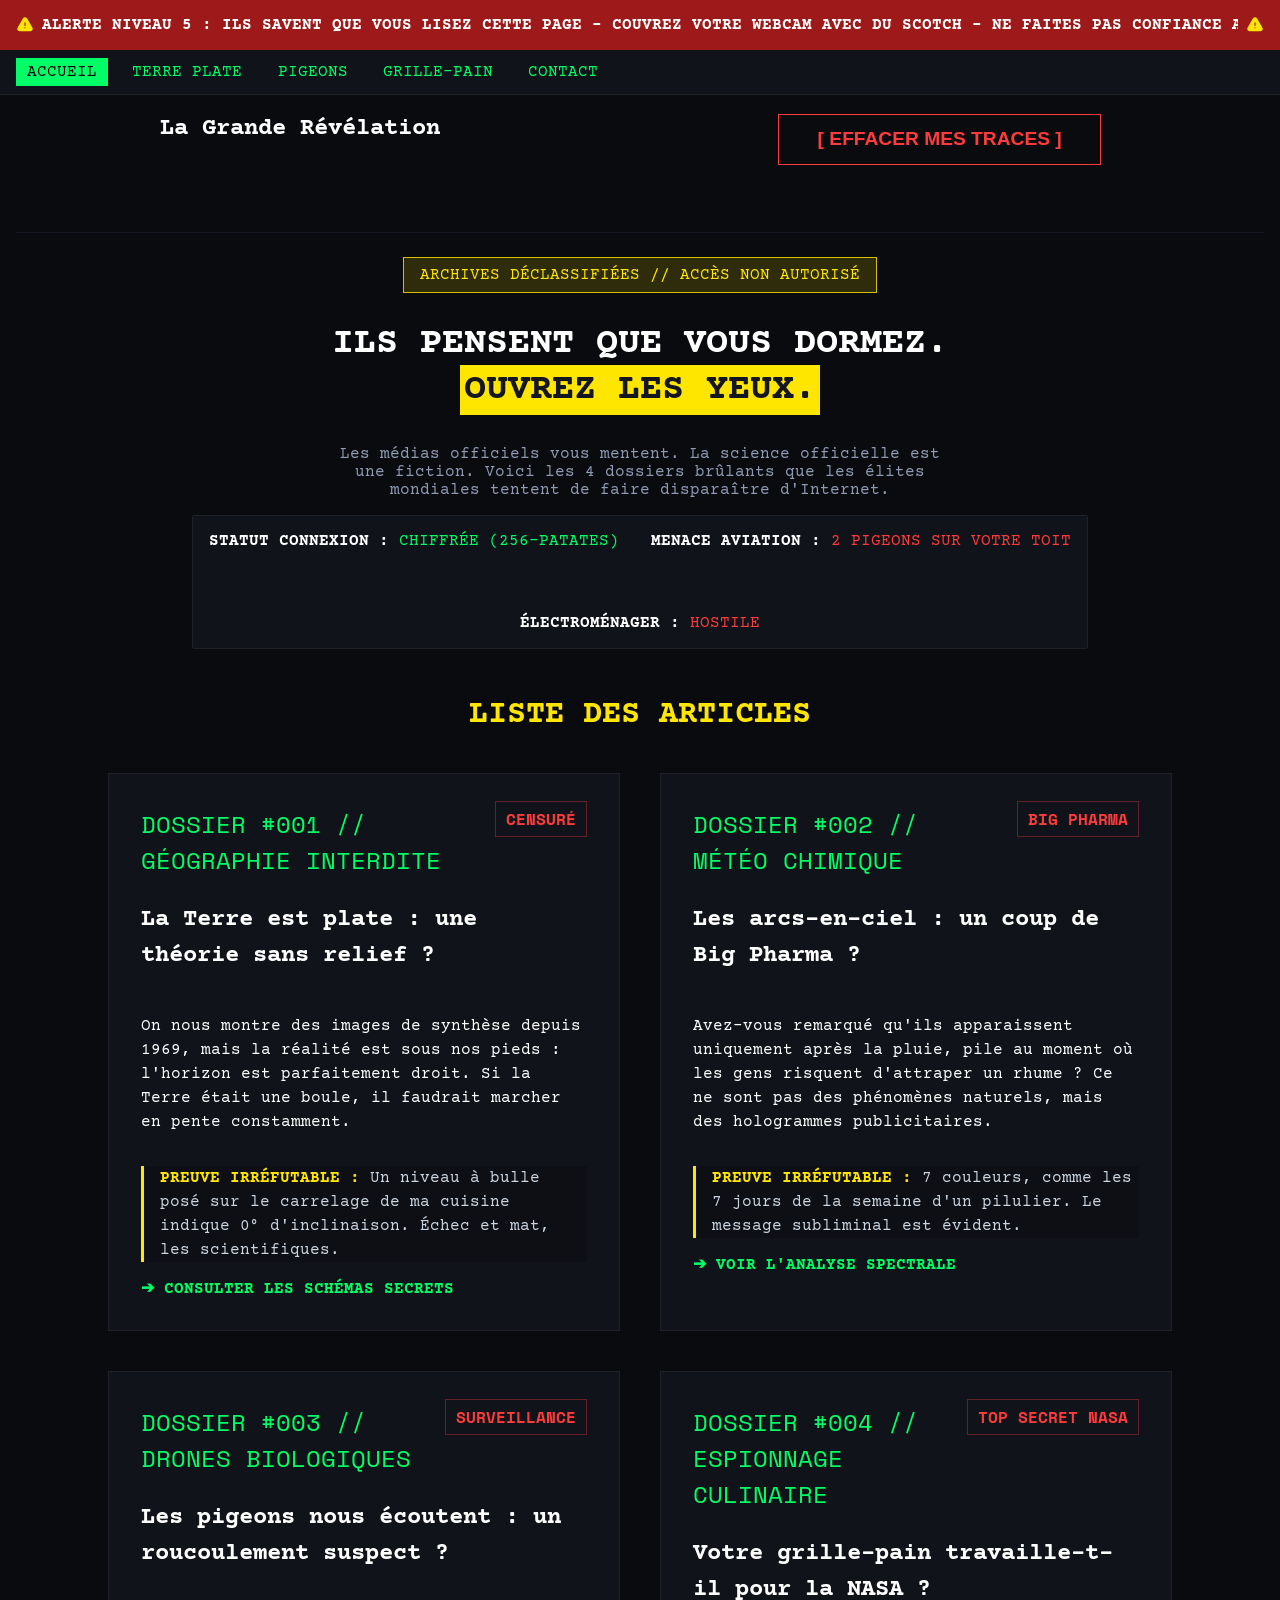
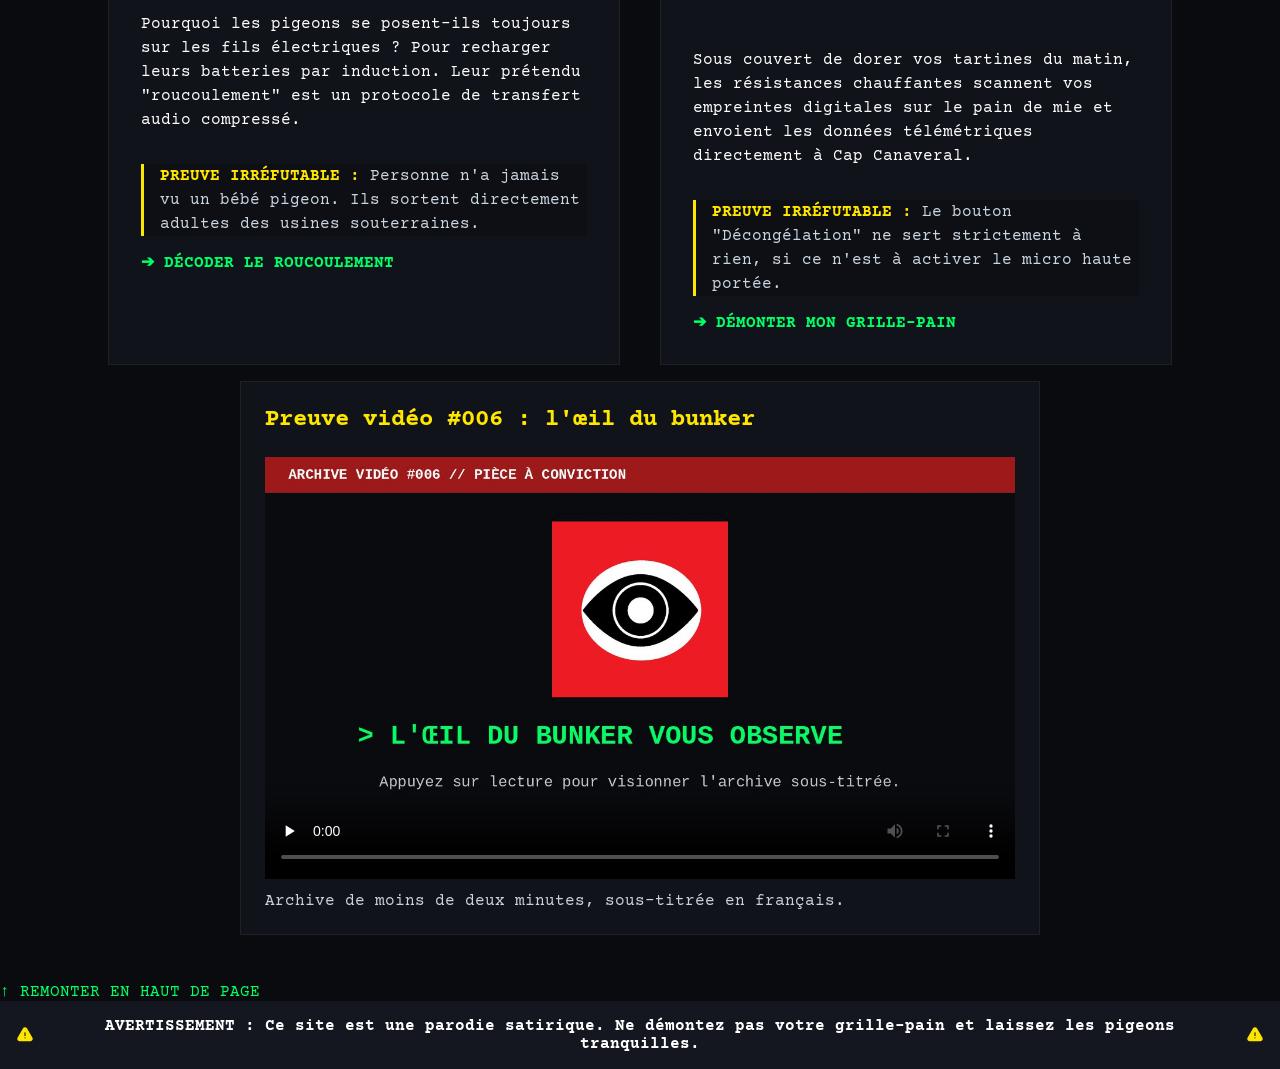
<file: index.html>
<!DOCTYPE html>
<html lang="fr">
<head>
    <!-- Bonjour, voici Bob
     \O/
      |
     / \
    -->
    <meta charset="UTF-8">
    <meta name="viewport" content="width=device-width, initial-scale=1.0">
    <title>La Grande Révélation - Les dossiers qu'on vous cache</title>
    <!-- Site 100% réel que du réel certifié par Hugo Decrypte -->

    <meta name="description" content="Parodie de théories du complot : la Terre plate, les arcs-en-ciel publicitaires, les pigeons espions et le grille-pain de la NASA.">
    <meta name="author" content="github:cazzuloa">

    <!-- Faut bien le faire pour le SEO, comme ça je suis premier sur Google -->
    <meta name="keywords" content="Terre plate, Révélation, Bob, La Grande Révélation, Théories du complot, NASA">

    <!-- Adresse officielle de la page et descriptif de partage (Open Graph, Twitter Card) -->
    <link rel="canonical" href="https://cazzuloa.github.io/La-Grande-Revelation/">
    <meta property="og:title" content="La Grande Révélation - Les dossiers qu'on vous cache">
    <meta property="og:type" content="website">
    <meta property="og:url" content="https://cazzuloa.github.io/La-Grande-Revelation/">
    <meta property="og:site_name" content="La Grande Révélation">
    <meta property="og:description" content="Parodie de théories du complot : la Terre plate, les arcs-en-ciel publicitaires, les pigeons espions et le grille-pain de la NASA.">
    <meta property="og:image" content="https://cazzuloa.github.io/La-Grande-Revelation/assets/images/og-image.jpg">
    <meta property="og:image:width" content="1200">
    <meta property="og:image:height" content="630">
    <meta property="og:locale" content="fr_FR">
    <meta name="twitter:card" content="summary">
    <meta name="twitter:title" content="La Grande Révélation - Les dossiers qu'on vous cache">
    <meta name="twitter:description" content="Parodie de théories du complot : la Terre plate, les arcs-en-ciel publicitaires, les pigeons espions et le grille-pain de la NASA.">
    <meta name="twitter:image" content="https://cazzuloa.github.io/La-Grande-Revelation/assets/images/og-image.jpg">

    <!-- Données structurées : description du site pour les moteurs de recherche -->
    <script type="application/ld+json">
    {
        "@context": "https://schema.org",
        "@type": "WebSite",
        "name": "La Grande Révélation",
        "url": "https://cazzuloa.github.io/La-Grande-Revelation/",
        "description": "Parodie de théories du complot : la Terre plate, les arcs-en-ciel publicitaires, les pigeons espions et le grille-pain de la NASA.",
        "inLanguage": "fr"
    }
    </script>

    <!-- Favicon : l'œil du bunker, en deux tailles et pour l'écran d'accueil d'Apple -->
    <link rel="icon" href="assets/images/favicon-32.png" sizes="32x32" type="image/png">
    <link rel="icon" href="assets/images/favicon-192.png" sizes="192x192" type="image/png">
    <link rel="apple-touch-icon" href="assets/images/apple-touch-icon.png">

    <!-- Google Fonts : seules les polices utilisées par le site sont chargées -->
    <link rel="preconnect" href="https://fonts.googleapis.com">
    <link rel="preconnect" href="https://fonts.gstatic.com" crossorigin>
    <link href="https://fonts.googleapis.com/css2?family=Courier+Prime:ital,wght@0,400;0,700;1,400;1,700&amp;family=Space+Mono:wght@400;700&display=swap" rel="stylesheet">

    <!-- Notre magnifique CSS -->
    <link id="theme-link" rel="stylesheet" href="css/dark.min.css">
    <link rel="stylesheet" href="css/global.min.css">
    <link rel="stylesheet" href="css/index.min.css">

    <!-- Pour que le Mossad ne trouve pas nos traces -->
    <script src="js/theme-changer.js"></script>
</head>
<body id="top">
    <!-- Lien d'évitement : au clavier, saute directement au contenu -->
    <a class="skip-link" href="#main-content">Aller au contenu</a>

    <header>
        <svg xmlns="http://www.w3.org/2000/svg" viewBox="0 0 24 24" fill="currentColor" aria-hidden="true">
            <path fill-rule="evenodd" d="M9.401 3.003c1.155-2 4.043-2 5.197 0l7.355 12.748c1.154 2-.29 4.5-2.599 4.5H4.645c-2.309 0-3.752-2.5-2.598-4.5L9.4 3.003ZM12 8.25a.75.75 0 0 1 .75.75v3.75a.75.75 0 0 1-1.5 0V9a.75.75 0 0 1 .75-.75Zm0 8.25a.75.75 0 1 0 0-1.5.75.75 0 0 0 0 1.5Z" clip-rule="evenodd" />
        </svg>
        <p>
            <span>alerte niveau 5 : ils savent que vous lisez cette page - couvrez votre webcam avec du scotch - ne faites pas confiance aux pigeons - votre grille-pain enregistre vos pensées - </span>
            <span aria-hidden="true">alerte niveau 5 : ils savent que vous lisez cette page - couvrez votre webcam avec du scotch - ne faites pas confiance aux pigeons - votre grille-pain enregistre vos pensées - </span>
        </p>
        <svg xmlns="http://www.w3.org/2000/svg" viewBox="0 0 24 24" fill="currentColor" aria-hidden="true">
            <path fill-rule="evenodd" d="M9.401 3.003c1.155-2 4.043-2 5.197 0l7.355 12.748c1.154 2-.29 4.5-2.599 4.5H4.645c-2.309 0-3.752-2.5-2.598-4.5L9.4 3.003ZM12 8.25a.75.75 0 0 1 .75.75v3.75a.75.75 0 0 1-1.5 0V9a.75.75 0 0 1 .75-.75Zm0 8.25a.75.75 0 1 0 0-1.5.75.75 0 0 0 0 1.5Z" clip-rule="evenodd" />
        </svg>
    </header>

    <!-- Navigation principale : présente sur toutes les pages, la page en cours est signalée -->
    <nav aria-label="Navigation principale">
        <ul>
            <li><a href="index.html" aria-current="page">Accueil</a></li>
            <li><a href="pages/flat-earth.html">Terre plate</a></li>
            <li><a href="pages/pigeons.html">Pigeons</a></li>
            <li><a href="pages/toaster.html">Grille-pain</a></li>
            <li><a href="pages/contact.html">Contact</a></li>
        </ul>
    </nav>

    <main id="main-content" tabindex="-1">
        <section class="banner" aria-labelledby="banner-title">
            <h1 id="banner-title">La Grande Révélation</h1>
            <!-- Le clic est géré par theme-changer.js -->
            <button class="button" type="button" id="clear-my-traces">[ EFFACER MES TRACES ]</button>
        </section>
        <section class="hero" aria-labelledby="hero-title">
            <hr>
            <p class="warning">ARCHIVES DÉCLASSIFIÉES // ACCÈS NON AUTORISÉ</p>

            <h2 class="title" id="hero-title">
                ILS PENSENT QUE VOUS DORMEZ.
                <strong>OUVREZ LES YEUX.</strong>
            </h2>

            <p class="description">
                Les médias officiels vous mentent. La science officielle est une fiction.
                Voici les 4 dossiers brûlants que les élites mondiales tentent de faire
                disparaître d'Internet.
            </p>

            <ul aria-label="Informations classifiées">
                <li>
                    <p class="green"><strong>STATUT CONNEXION :</strong> CHIFFRÉE (256-PATATES)</p>
                    <p><strong>MENACE AVIATION :</strong> 2 PIGEONS SUR VOTRE TOIT</p>
                </li>
                <li>
                    <p><strong>ÉLECTROMÉNAGER :</strong> HOSTILE</p>
                </li>
            </ul>
        </section>

        <!-- Liste des dossiers ; l'identifiant de chaque article sert d'ancrage au menu -->
        <section class="article-list">
            <h2>Liste des articles</h2>
            <article id="file-001">
                <header>
                    <h2>DOSSIER #001 // GÉOGRAPHIE INTERDITE</h2>
                    <ul class="article-tags">
                        <li>censuré</li>
                    </ul>
                </header>
                <h3 class="article-title">La Terre est plate : une théorie sans relief ?</h3>
                <p>
                    On nous montre des images de synthèse depuis 1969, mais la réalité est
                    sous nos pieds : l'horizon est parfaitement droit. Si la Terre était
                    une boule, il faudrait marcher en pente constamment.
                </p>
                <p class="article-proof">
                    <strong>PREUVE IRRÉFUTABLE : </strong> Un niveau à bulle posé sur le carrelage de ma
                    cuisine indique 0° d'inclinaison. Échec et mat, les scientifiques.
                </p>
                <footer>
                    <a href="pages/flat-earth.html">
                        ➔ CONSULTER LES SCHÉMAS SECRETS
                    </a>
                </footer>
            </article>

            <article id="file-002">
                <header>
                    <h2>DOSSIER #002 // MÉTÉO CHIMIQUE</h2>
                    <ul class="article-tags">
                        <li>Big Pharma</li>
                    </ul>
                </header>
                <h3 class="article-title">Les arcs-en-ciel : un coup de Big Pharma ?</h3>
                <p>
                    Avez-vous remarqué qu'ils apparaissent uniquement après la pluie, pile
                    au moment où les gens risquent d'attraper un rhume ? Ce ne sont pas des
                    phénomènes naturels, mais des hologrammes publicitaires.
                </p>
                <p class="article-proof">
                    <strong>PREUVE IRRÉFUTABLE : </strong> 7 couleurs, comme les 7 jours de la semaine d'un
                    pilulier. Le message subliminal est évident.
                </p>
                <footer>
                    <!-- L'analyse spectrale est une fonctionnalité : le clic active le thème arc-en-ciel -->
                    <a href="#" id="spectral-analysis">
                        ➔ VOIR L'ANALYSE SPECTRALE
                    </a>
                </footer>
            </article>

            <article id="file-003">
                <header>
                    <h2>DOSSIER #003 // DRONES BIOLOGIQUES</h2>
                    <ul class="article-tags">
                        <li>surveillance</li>
                    </ul>
                </header>
                <h3 class="article-title">Les pigeons nous écoutent : un roucoulement suspect ?</h3>
                <p>
                    Pourquoi les pigeons se posent-ils toujours sur les fils électriques ?
                    Pour recharger leurs batteries par induction. Leur prétendu
                    "roucoulement" est un protocole de transfert audio compressé.
                </p>
                <p class="article-proof">
                    <strong>PREUVE IRRÉFUTABLE : </strong> Personne n'a jamais vu un bébé pigeon. Ils sortent
                    directement adultes des usines souterraines.
                </p>
                <footer>
                    <a href="pages/pigeons.html">
                        ➔ DÉCODER LE ROUCOULEMENT
                    </a>
                </footer>
            </article>

            <article id="file-004">
                <header>
                    <h2>DOSSIER #004 // ESPIONNAGE CULINAIRE</h2>
                    <ul class="article-tags">
                        <li>Top secret NASA</li>
                    </ul>
                </header>
                <h3 class="article-title">Votre grille-pain travaille-t-il pour la NASA ?</h3>
                <p>
                    Sous couvert de dorer vos tartines du matin, les résistances
                    chauffantes scannent vos empreintes digitales sur le pain de mie et
                    envoient les données télémétriques directement à Cap Canaveral.
                </p>
                <p class="article-proof">
                    <strong>PREUVE IRRÉFUTABLE : </strong> Le bouton "Décongélation" ne sert strictement à
                    rien, si ce n'est à activer le micro haute portée.
                </p>
                <footer>
                    <a href="pages/toaster.html">
                        ➔ DÉMONTER MON GRILLE-PAIN
                    </a>
                </footer>
            </article>
        </section>

        <!-- Preuve vidéo : la vidéo (evidence.mp4) et ses sous-titres (evidence.fr.vtt)
             sont déposées dans le dossier assets/videos/ -->
        <section class="evidence" aria-labelledby="evidence-title">
            <h2 id="evidence-title">Preuve vidéo #006 : l'œil du bunker</h2>
            <figure>
                <!-- Lecture manuelle : rien n'est téléchargé avant que le visiteur appuie sur lecture -->
                <video controls width="640" height="360" preload="none" poster="assets/videos/evidence-poster.jpg" playsinline>
                    <source src="assets/videos/evidence.mp4" type="video/mp4">
                    <track kind="subtitles" src="assets/videos/evidence.fr.vtt" srclang="fr" label="Français" default>
                    Votre navigateur ne peut pas lire cette vidéo. <a href="assets/videos/evidence.mp4">Télécharger la vidéo</a>.
                </video>
                <figcaption>Archive de moins de deux minutes, sous-titrée en français.</figcaption>
            </figure>
        </section>

        <!-- Ancrage : remonte en haut de la page -->
        <a class="back-to-top" href="#top">↑ Remonter en haut de page</a>
    </main>
    <footer>
        <svg xmlns="http://www.w3.org/2000/svg" viewBox="0 0 24 24" fill="currentColor" aria-hidden="true">
            <path fill-rule="evenodd" d="M9.401 3.003c1.155-2 4.043-2 5.197 0l7.355 12.748c1.154 2-.29 4.5-2.599 4.5H4.645c-2.309 0-3.752-2.5-2.598-4.5L9.4 3.003ZM12 8.25a.75.75 0 0 1 .75.75v3.75a.75.75 0 0 1-1.5 0V9a.75.75 0 0 1 .75-.75Zm0 8.25a.75.75 0 1 0 0-1.5.75.75 0 0 0 0 1.5Z" clip-rule="evenodd" />
        </svg>
        <p>AVERTISSEMENT : Ce site est une parodie satirique. Ne démontez pas votre grille-pain et laissez les pigeons tranquilles.</p>
        <svg xmlns="http://www.w3.org/2000/svg" viewBox="0 0 24 24" fill="currentColor" aria-hidden="true">
            <path fill-rule="evenodd" d="M9.401 3.003c1.155-2 4.043-2 5.197 0l7.355 12.748c1.154 2-.29 4.5-2.599 4.5H4.645c-2.309 0-3.752-2.5-2.598-4.5L9.4 3.003ZM12 8.25a.75.75 0 0 1 .75.75v3.75a.75.75 0 0 1-1.5 0V9a.75.75 0 0 1 .75-.75Zm0 8.25a.75.75 0 1 0 0-1.5.75.75 0 0 0 0 1.5Z" clip-rule="evenodd" />
        </svg>
    </footer>
</body>
</html>
</file>
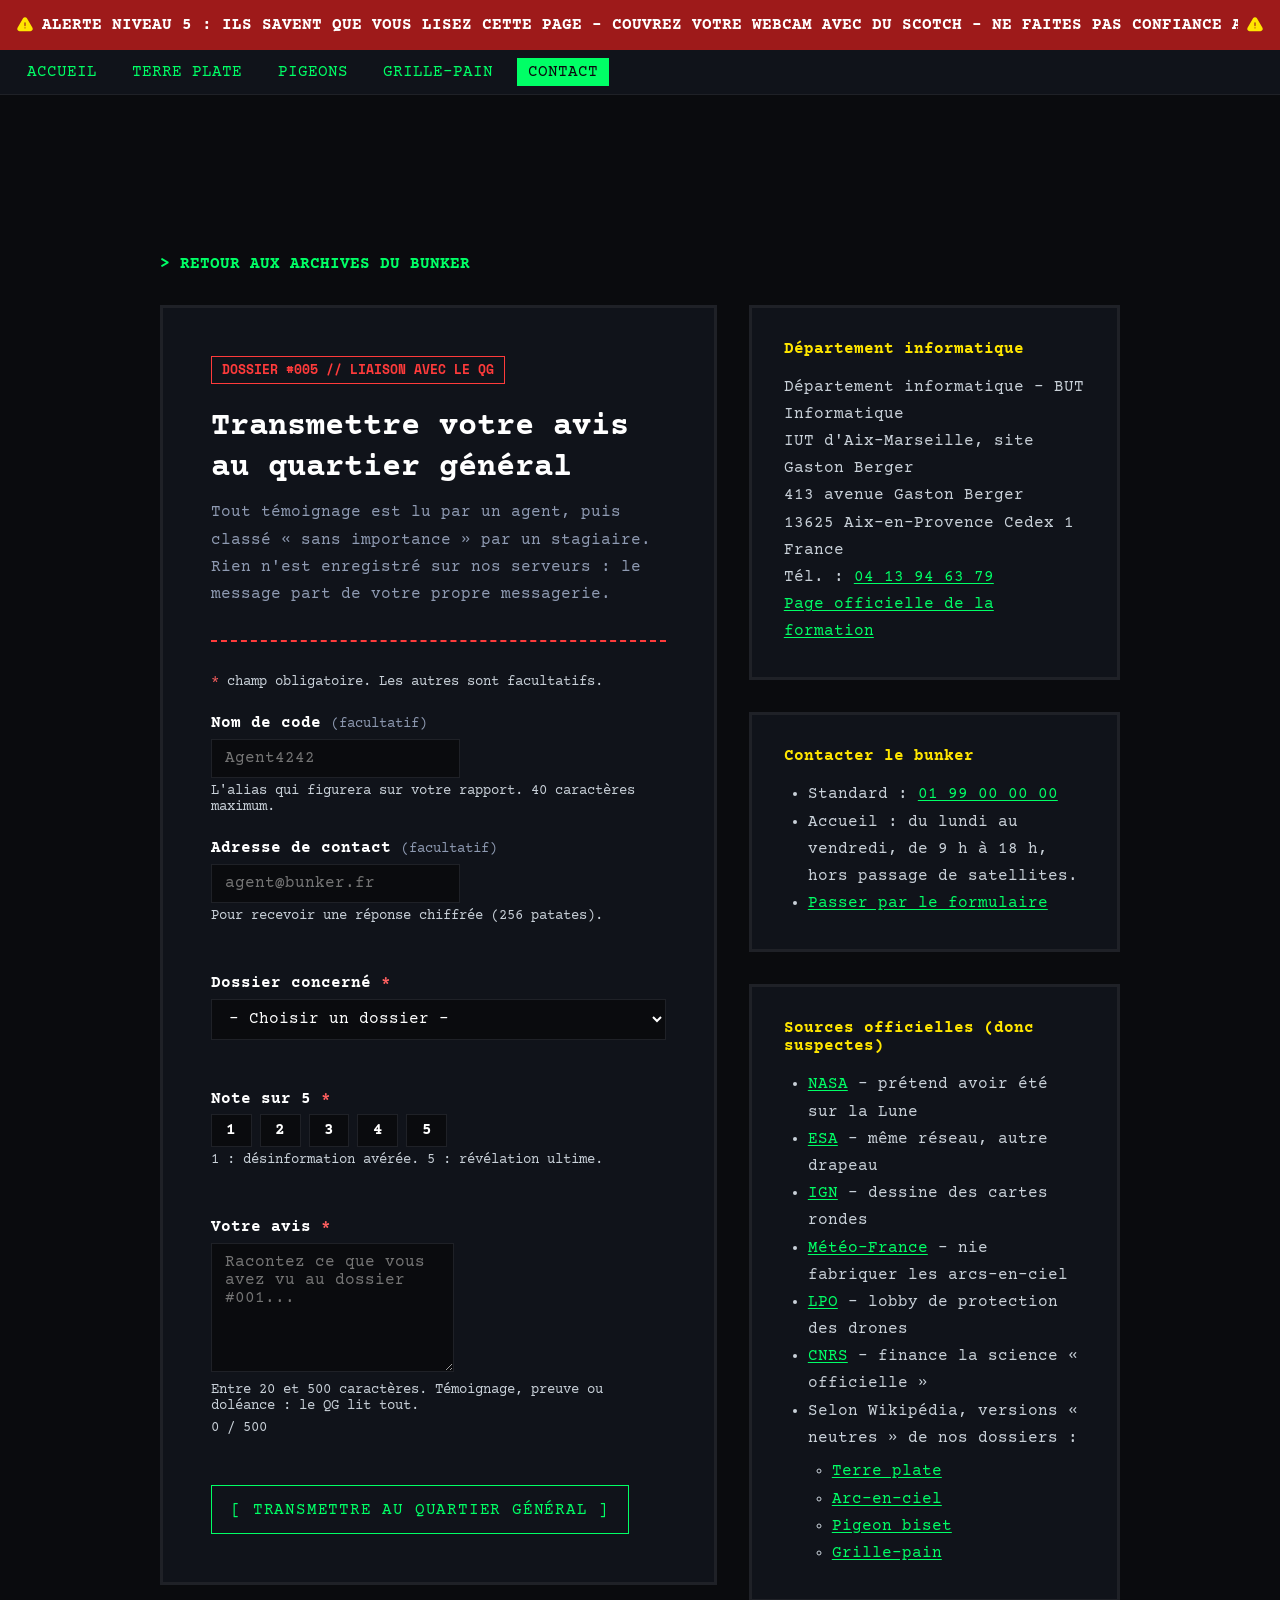
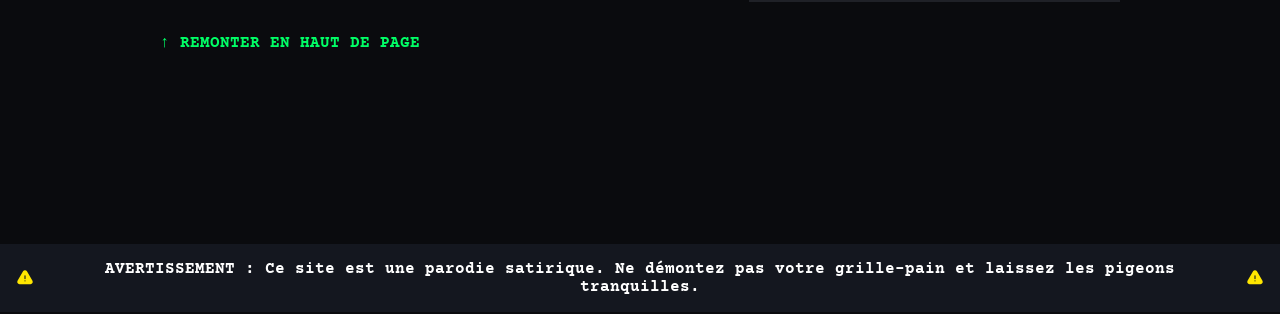
<file: pages/contact.html>
<!DOCTYPE html>
<html lang="fr">
<head>
    <!-- Bonjour, voici Bob
     \O/
      |
     / \
    -->
    <meta charset="UTF-8">
    <meta name="viewport" content="width=device-width, initial-scale=1.0">
    <title>Transmettre votre avis - La Grande Révélation</title>

    <meta name="description" content="Laissez votre avis sur La Grande Révélation et ses dossiers. Le formulaire ouvre votre messagerie avec un message prêt à envoyer au quartier général.">
    <meta name="author" content="github:cazzuloa">

    <!-- Adresse officielle de la page et descriptif de partage (Open Graph, Twitter Card) -->
    <link rel="canonical" href="https://cazzuloa.github.io/La-Grande-Revelation/pages/contact.html">
    <meta property="og:title" content="Transmettre votre avis au quartier général">
    <meta property="og:type" content="website">
    <meta property="og:url" content="https://cazzuloa.github.io/La-Grande-Revelation/pages/contact.html">
    <meta property="og:site_name" content="La Grande Révélation">
    <meta property="og:description" content="Un formulaire pour donner votre avis sur nos dossiers, avec les coordonnées du département informatique et nos sources.">
    <meta property="og:image" content="https://cazzuloa.github.io/La-Grande-Revelation/assets/images/og-image.jpg">
    <meta property="og:image:width" content="1200">
    <meta property="og:image:height" content="630">
    <meta property="og:locale" content="fr_FR">
    <meta name="twitter:card" content="summary">
    <meta name="twitter:title" content="Transmettre votre avis au quartier général">
    <meta name="twitter:description" content="Un formulaire pour donner votre avis sur nos dossiers, avec les coordonnées du département informatique et nos sources.">
    <meta name="twitter:image" content="https://cazzuloa.github.io/La-Grande-Revelation/assets/images/og-image.jpg">

    <!-- Données structurées : la page et le département (adresse, téléphone, coordonnées GPS)
         pour le référencement local -->
    <script type="application/ld+json">
    {
        "@context": "https://schema.org",
        "@graph": [
            {
                "@type": "ContactPage",
                "name": "Transmettre votre avis au quartier général",
                "url": "https://cazzuloa.github.io/La-Grande-Revelation/pages/contact.html",
                "isPartOf": { "@type": "WebSite", "name": "La Grande Révélation", "url": "https://cazzuloa.github.io/La-Grande-Revelation/" },
                "mainEntity": { "@id": "#department" },
                "inLanguage": "fr"
            },
            {
                "@type": "Organization",
                "@id": "#department",
                "name": "Département informatique - IUT d'Aix-Marseille",
                "url": "https://iut.univ-amu.fr/fr/formations/bachelor-universitaire-de-technologie/but-informatique/but-info-aix",
                "telephone": "+33413946379",
                "address": {
                    "@type": "PostalAddress",
                    "streetAddress": "413 avenue Gaston Berger",
                    "addressLocality": "Aix-en-Provence",
                    "postalCode": "13625",
                    "addressCountry": "FR"
                },
                "geo": {
                    "@type": "GeoCoordinates",
                    "latitude": 43.51416,
                    "longitude": 5.45147
                }
            }
        ]
    }
    </script>

    <!-- Favicon : l'œil du bunker, en deux tailles et pour l'écran d'accueil d'Apple -->
    <link rel="icon" href="../assets/images/favicon-32.png" sizes="32x32" type="image/png">
    <link rel="icon" href="../assets/images/favicon-192.png" sizes="192x192" type="image/png">
    <link rel="apple-touch-icon" href="../assets/images/apple-touch-icon.png">

    <!-- Google Fonts : seules les polices utilisées par le site sont chargées -->
    <link rel="preconnect" href="https://fonts.googleapis.com">
    <link rel="preconnect" href="https://fonts.gstatic.com" crossorigin>
    <link href="https://fonts.googleapis.com/css2?family=Courier+Prime:ital,wght@0,400;0,700;1,400;1,700&amp;family=Space+Mono:wght@400;700&amp;display=swap" rel="stylesheet">

    <!-- Notre magnifique CSS -->
    <link id="theme-link" rel="stylesheet" href="../css/dark.min.css">
    <link rel="stylesheet" href="../css/global.min.css">
    <link rel="stylesheet" href="../css/contact.min.css">

    <!-- Pour que le Mossad ne trouve pas nos traces -->
    <script src="../js/theme-changer.js"></script>
    <!-- Validation du formulaire et ouverture de la messagerie -->
    <script src="../js/contact-form.js" defer></script>
</head>
<body id="top">
    <!-- Lien d'évitement : au clavier, saute directement au contenu -->
    <a class="skip-link" href="#main-content">Aller au contenu</a>

    <header>
        <svg xmlns="http://www.w3.org/2000/svg" viewBox="0 0 24 24" fill="currentColor" aria-hidden="true">
            <path fill-rule="evenodd" d="M9.401 3.003c1.155-2 4.043-2 5.197 0l7.355 12.748c1.154 2-.29 4.5-2.599 4.5H4.645c-2.309 0-3.752-2.5-2.598-4.5L9.4 3.003ZM12 8.25a.75.75 0 0 1 .75.75v3.75a.75.75 0 0 1-1.5 0V9a.75.75 0 0 1 .75-.75Zm0 8.25a.75.75 0 1 0 0-1.5.75.75 0 0 0 0 1.5Z" clip-rule="evenodd" />
        </svg>
        <p>
            <span>alerte niveau 5 : ils savent que vous lisez cette page - couvrez votre webcam avec du scotch - ne faites pas confiance aux pigeons - votre grille-pain enregistre vos pensées - </span>
            <span aria-hidden="true">alerte niveau 5 : ils savent que vous lisez cette page - couvrez votre webcam avec du scotch - ne faites pas confiance aux pigeons - votre grille-pain enregistre vos pensées - </span>
        </p>
        <svg xmlns="http://www.w3.org/2000/svg" viewBox="0 0 24 24" fill="currentColor" aria-hidden="true">
            <path fill-rule="evenodd" d="M9.401 3.003c1.155-2 4.043-2 5.197 0l7.355 12.748c1.154 2-.29 4.5-2.599 4.5H4.645c-2.309 0-3.752-2.5-2.598-4.5L9.4 3.003ZM12 8.25a.75.75 0 0 1 .75.75v3.75a.75.75 0 0 1-1.5 0V9a.75.75 0 0 1 .75-.75Zm0 8.25a.75.75 0 1 0 0-1.5.75.75 0 0 0 0 1.5Z" clip-rule="evenodd" />
        </svg>
    </header>

    <!-- Navigation principale : présente sur toutes les pages, la page en cours est signalée -->
    <nav aria-label="Navigation principale">
        <ul>
            <li><a href="../index.html">Accueil</a></li>
            <li><a href="flat-earth.html">Terre plate</a></li>
            <li><a href="pigeons.html">Pigeons</a></li>
            <li><a href="toaster.html">Grille-pain</a></li>
            <li><a href="contact.html" aria-current="page">Contact</a></li>
        </ul>
    </nav>

    <main id="main-content" tabindex="-1">
        <a href="../index.html">&gt; Retour aux archives du bunker</a>

        <div class="contact">
            <!-- Formulaire d'avis : l'envoi se fait par la messagerie du visiteur (attribut action) -->
            <section class="feedback" aria-labelledby="feedback-title">
                <header>
                    <p class="file-label">DOSSIER #005 // LIAISON AVEC LE QG</p>
                    <h1 id="feedback-title">Transmettre votre avis au quartier général</h1>
                    <p class="description">Tout témoignage est lu par un agent, puis classé « sans importance » par un stagiaire. Rien n'est enregistré sur nos serveurs : le message part de votre propre messagerie.</p>
                </header>

                <hr>

                <form class="opinion-form" id="opinion-form" action="mailto:hello-bunker-crypte@lagranderevelation.uwu" method="post" enctype="text/plain">
                    <p class="form-hint"><span class="required">*</span> champ obligatoire. Les autres sont facultatifs.</p>

                    <div class="field">
                        <label for="codename">Nom de code <span class="optional">(facultatif)</span></label>
                        <input type="text" id="codename" name="codename" autocomplete="nickname" maxlength="40" placeholder="Agent4242" aria-describedby="codename-help">
                        <p class="field-help" id="codename-help">L'alias qui figurera sur votre rapport. 40 caractères maximum.</p>
                    </div>

                    <div class="field">
                        <label for="email">Adresse de contact <span class="optional">(facultatif)</span></label>
                        <input type="email" id="email" name="email" autocomplete="email" inputmode="email" maxlength="80" placeholder="agent@bunker.fr" pattern="[^@\s]+@[^@\s]+\.[^@\s]+" title="Format attendu : prenom@domaine.fr" aria-describedby="email-help email-error">
                        <p class="field-help" id="email-help">Pour recevoir une réponse chiffrée (256 patates).</p>
                        <p class="field-error" id="email-error"></p>
                    </div>

                    <div class="field">
                        <label for="topic">Dossier concerné <span class="required">*</span></label>
                        <select id="topic" name="topic" required aria-describedby="topic-error">
                            <option value="">- Choisir un dossier -</option>
                            <option value="#001 - La Terre est plate">#001 - La Terre est plate</option>
                            <option value="#002 - Les arcs-en-ciel">#002 - Les arcs-en-ciel</option>
                            <option value="#003 - Les pigeons nous écoutent">#003 - Les pigeons nous écoutent</option>
                            <option value="#004 - Votre grille-pain">#004 - Votre grille-pain</option>
                            <option value="Le site entier">Le site entier</option>
                        </select>
                        <p class="field-error" id="topic-error"></p>
                    </div>

                    <fieldset class="field">
                        <legend>Note sur 5 <span class="required">*</span></legend>
                        <div class="rating">
                            <input type="radio" id="rating-1" name="rating" value="1" required aria-describedby="rating-help rating-error">
                            <label for="rating-1">1</label>

                            <input type="radio" id="rating-2" name="rating" value="2" required aria-describedby="rating-help rating-error">
                            <label for="rating-2">2</label>

                            <input type="radio" id="rating-3" name="rating" value="3" required aria-describedby="rating-help rating-error">
                            <label for="rating-3">3</label>

                            <input type="radio" id="rating-4" name="rating" value="4" required aria-describedby="rating-help rating-error">
                            <label for="rating-4">4</label>

                            <input type="radio" id="rating-5" name="rating" value="5" required aria-describedby="rating-help rating-error">
                            <label for="rating-5">5</label>
                        </div>
                        <p class="field-help" id="rating-help">1 : désinformation avérée. 5 : révélation ultime.</p>
                        <p class="field-error" id="rating-error"></p>
                    </fieldset>

                    <div class="field">
                        <label for="message">Votre avis <span class="required">*</span></label>
                        <textarea id="message" name="message" rows="6" minlength="20" maxlength="500" placeholder="Racontez ce que vous avez vu au dossier #001..." required aria-describedby="message-help message-count message-error"></textarea>
                        <p class="field-help" id="message-help">Entre 20 et 500 caractères. Témoignage, preuve ou doléance : le QG lit tout.</p>
                        <p class="field-count" id="message-count">0 / 500</p>
                        <p class="field-error" id="message-error"></p>
                    </div>

                    <button type="submit" class="btn-submit">[ Transmettre au quartier général ]</button>

                    <!-- Affiché seulement après un envoi valable : message prêt et lien de secours -->
                    <div class="form-status" id="form-status" role="status" tabindex="-1" hidden>
                        <p>Votre messagerie devrait s'ouvrir avec le message prêt à envoyer. Sinon, copiez-le ci-dessous ou réessayez.</p>
                        <pre class="message-preview"></pre>
                        <a class="mail-link">Ouvrir ma messagerie</a>
                        <button type="button" class="btn-copy">Copier le message</button>
                    </div>
                </form>
            </section>

            <!-- Coordonnées vérifiées sur le site officiel de l'IUT d'Aix-Marseille -->
            <aside class="contact-info" aria-label="Coordonnées et sources">
                <section class="card" aria-labelledby="department-title">
                    <h2 id="department-title">Département informatique</h2>
                    <address>
                        Département informatique - BUT Informatique<br>
                        IUT d'Aix-Marseille, site Gaston Berger<br>
                        413 avenue Gaston Berger<br>
                        13625 Aix-en-Provence Cedex 1<br>
                        France<br>
                        Tél. : <a href="tel:+33413946379">04 13 94 63 79</a><br>
                        <a href="https://iut.univ-amu.fr/fr/formations/bachelor-universitaire-de-technologie/but-informatique/but-info-aix" rel="external">Page officielle de la formation</a>
                    </address>
                </section>

                <!-- Coordonnées fictives : le numéro 01 99 00 00 00 est réservé à la fiction -->
                <section class="card" aria-labelledby="headquarters-title">
                    <h2 id="headquarters-title">Contacter le bunker</h2>
                    <ul>
                        <li>Standard : <a href="tel:+33199000000">01 99 00 00 00</a></li>
                        <li>Accueil : du lundi au vendredi, de 9 h à 18 h, hors passage de satellites.</li>
                        <li><a href="#opinion-form">Passer par le formulaire</a></li>
                    </ul>
                </section>

                <!-- Liens externes : ils s'ouvrent dans le même onglet -->
                <section class="card" aria-labelledby="sources-title">
                    <h2 id="sources-title">Sources officielles (donc suspectes)</h2>
                    <ul>
                        <li><a href="https://www.nasa.gov/" rel="external">NASA</a> - prétend avoir été sur la Lune</li>
                        <li><a href="https://www.esa.int/" rel="external">ESA</a> - même réseau, autre drapeau</li>
                        <li><a href="https://www.ign.fr/" rel="external">IGN</a> - dessine des cartes rondes</li>
                        <li><a href="https://meteofrance.com/" rel="external">Météo-France</a> - nie fabriquer les arcs-en-ciel</li>
                        <li><a href="https://www.lpo.fr/" rel="external">LPO</a> - lobby de protection des drones</li>
                        <li><a href="https://www.cnrs.fr/" rel="external">CNRS</a> - finance la science « officielle »</li>
                        <li>Selon Wikipédia, versions « neutres » de nos dossiers :
                            <ul>
                                <li><a href="https://fr.wikipedia.org/wiki/Terre_plate" rel="external">Terre plate</a></li>
                                <li><a href="https://fr.wikipedia.org/wiki/Arc-en-ciel" rel="external">Arc-en-ciel</a></li>
                                <li><a href="https://fr.wikipedia.org/wiki/Pigeon_biset" rel="external">Pigeon biset</a></li>
                                <li><a href="https://fr.wikipedia.org/wiki/Grille-pain" rel="external">Grille-pain</a></li>
                            </ul>
                        </li>
                    </ul>
                </section>
            </aside>
        </div>

        <!-- Ancrage : remonte en haut de la page -->
        <a class="back-to-top" href="#top">↑ Remonter en haut de page</a>
    </main>

    <footer>
        <svg xmlns="http://www.w3.org/2000/svg" viewBox="0 0 24 24" fill="currentColor" aria-hidden="true">
            <path fill-rule="evenodd" d="M9.401 3.003c1.155-2 4.043-2 5.197 0l7.355 12.748c1.154 2-.29 4.5-2.599 4.5H4.645c-2.309 0-3.752-2.5-2.598-4.5L9.4 3.003ZM12 8.25a.75.75 0 0 1 .75.75v3.75a.75.75 0 0 1-1.5 0V9a.75.75 0 0 1 .75-.75Zm0 8.25a.75.75 0 1 0 0-1.5.75.75 0 0 0 0 1.5Z" clip-rule="evenodd" />
        </svg>
        <p>AVERTISSEMENT : Ce site est une parodie satirique. Ne démontez pas votre grille-pain et laissez les pigeons tranquilles.</p>
        <svg xmlns="http://www.w3.org/2000/svg" viewBox="0 0 24 24" fill="currentColor" aria-hidden="true">
            <path fill-rule="evenodd" d="M9.401 3.003c1.155-2 4.043-2 5.197 0l7.355 12.748c1.154 2-.29 4.5-2.599 4.5H4.645c-2.309 0-3.752-2.5-2.598-4.5L9.4 3.003ZM12 8.25a.75.75 0 0 1 .75.75v3.75a.75.75 0 0 1-1.5 0V9a.75.75 0 0 1 .75-.75Zm0 8.25a.75.75 0 1 0 0-1.5.75.75 0 0 0 0 1.5Z" clip-rule="evenodd" />
        </svg>
    </footer>
</body>
</html>
</file>
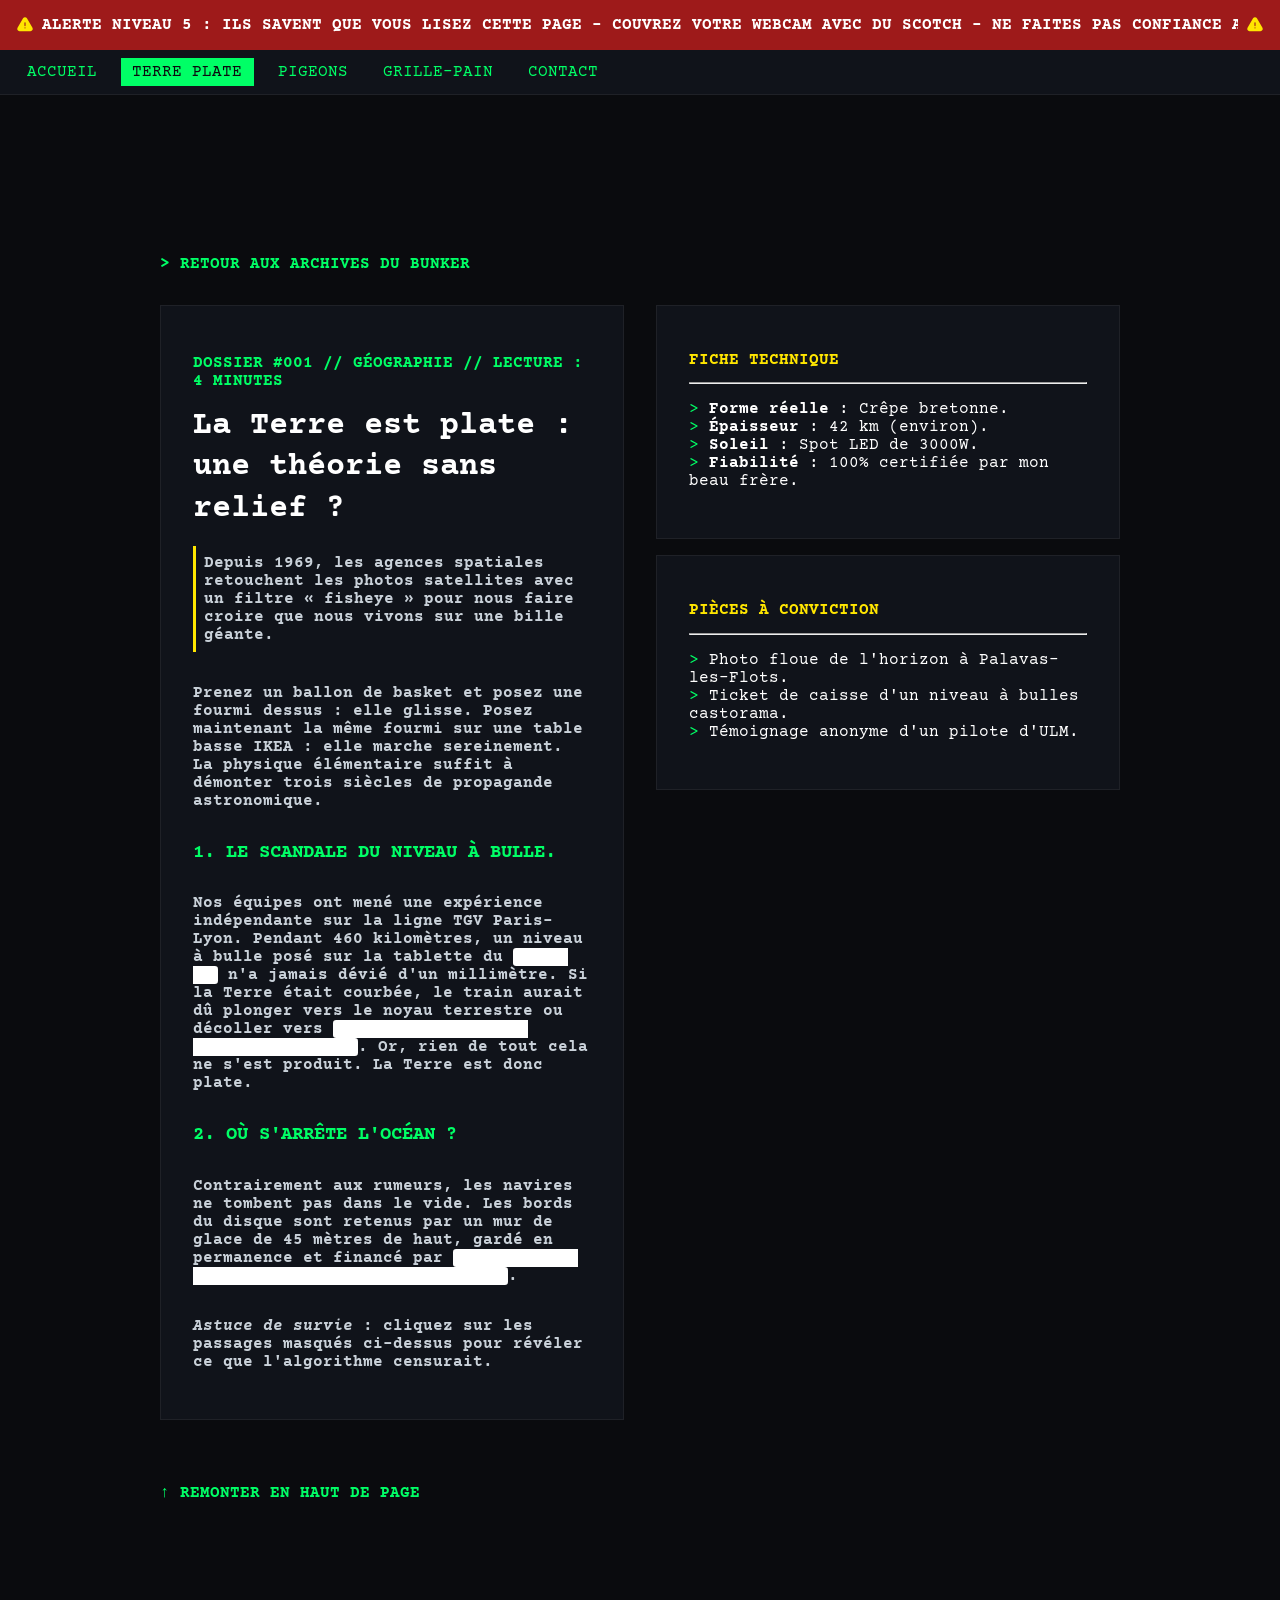
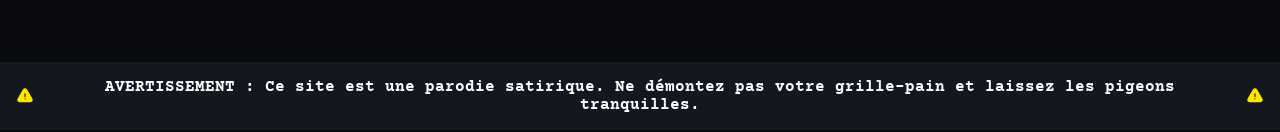
<file: pages/flat-earth.html>
<!DOCTYPE html>
<html lang="fr">
<head>
    <!-- Bonjour, voici Bob
     \O/
      |
     / \
    -->
    <meta charset="UTF-8">
    <meta name="viewport" content="width=device-width, initial-scale=1.0">
    <title>La Terre est plate : une théorie sans relief ? - La Grande Révélation</title>
    <!-- Site 100% réel que du réel certifié par Hugo Decrypte -->

    <meta name="description" content="Dossier satirique sur la Terre plate : le scandale du niveau à bulle dans le TGV, le mur de glace au bord du disque, fiche technique et pièces à conviction.">
    <meta name="author" content="github:cazzuloa">

    <!-- Adresse officielle de la page et descriptif de partage (Open Graph, Twitter Card) -->
    <link rel="canonical" href="https://cazzuloa.github.io/La-Grande-Revelation/pages/flat-earth.html">
    <meta property="og:title" content="La Terre est plate : une théorie sans relief ?">
    <meta property="og:type" content="article">
    <meta property="og:url" content="https://cazzuloa.github.io/La-Grande-Revelation/pages/flat-earth.html">
    <meta property="og:site_name" content="La Grande Révélation">
    <meta property="og:description" content="Dossier satirique sur la Terre plate : le scandale du niveau à bulle dans le TGV, le mur de glace au bord du disque, fiche technique et pièces à conviction.">
    <meta property="og:image" content="https://cazzuloa.github.io/La-Grande-Revelation/assets/images/og-image.jpg">
    <meta property="og:image:width" content="1200">
    <meta property="og:image:height" content="630">
    <meta property="og:locale" content="fr_FR">
    <meta name="twitter:card" content="summary">
    <meta name="twitter:title" content="La Terre est plate : une théorie sans relief ?">
    <meta name="twitter:description" content="Dossier satirique sur la Terre plate : le scandale du niveau à bulle dans le TGV, le mur de glace au bord du disque, fiche technique et pièces à conviction.">
    <meta name="twitter:image" content="https://cazzuloa.github.io/La-Grande-Revelation/assets/images/og-image.jpg">

    <!-- Données structurées : description de l'article pour les moteurs de recherche -->
    <script type="application/ld+json">
    {
        "@context": "https://schema.org",
        "@type": "Article",
        "headline": "La Terre est plate : une théorie sans relief ?",
        "description": "Dossier satirique sur la Terre plate : le scandale du niveau à bulle dans le TGV, le mur de glace au bord du disque, fiche technique et pièces à conviction.",
        "image": "https://cazzuloa.github.io/La-Grande-Revelation/assets/images/og-image.jpg",
        "author": { "@type": "Organization", "name": "La Grande Révélation" },
        "publisher": { "@type": "Organization", "name": "La Grande Révélation" },
        "mainEntityOfPage": "https://cazzuloa.github.io/La-Grande-Revelation/pages/flat-earth.html",
        "inLanguage": "fr"
    }
    </script>

    <!-- Favicon : l'œil du bunker, en deux tailles et pour l'écran d'accueil d'Apple -->
    <link rel="icon" href="../assets/images/favicon-32.png" sizes="32x32" type="image/png">
    <link rel="icon" href="../assets/images/favicon-192.png" sizes="192x192" type="image/png">
    <link rel="apple-touch-icon" href="../assets/images/apple-touch-icon.png">

    <!-- Google Fonts : seules les polices utilisées par le site sont chargées -->
    <link rel="preconnect" href="https://fonts.googleapis.com">
    <link rel="preconnect" href="https://fonts.gstatic.com" crossorigin>
    <link href="https://fonts.googleapis.com/css2?family=Courier+Prime:ital,wght@0,400;0,700;1,400;1,700&amp;family=Space+Mono:wght@400;700&display=swap" rel="stylesheet">

    <!-- Notre magnifique CSS -->
    <link id="theme-link" rel="stylesheet" href="../css/dark.min.css">
    <link rel="stylesheet" href="../css/global.min.css">
    <link rel="stylesheet" href="../css/flat-earth.min.css">

    <!-- Pour que le Mossad ne trouve pas nos traces -->
    <script src="../js/theme-changer.js"></script>
    <!-- Révélation des passages censurés au clic -->
    <script src="../js/redacted-text.js" defer></script>
</head>
<body id="top">
    <!-- Lien d'évitement : au clavier, saute directement au contenu -->
    <a class="skip-link" href="#main-content">Aller au contenu</a>

    <header>
        <svg xmlns="http://www.w3.org/2000/svg" viewBox="0 0 24 24" fill="currentColor" aria-hidden="true">
            <path fill-rule="evenodd" d="M9.401 3.003c1.155-2 4.043-2 5.197 0l7.355 12.748c1.154 2-.29 4.5-2.599 4.5H4.645c-2.309 0-3.752-2.5-2.598-4.5L9.4 3.003ZM12 8.25a.75.75 0 0 1 .75.75v3.75a.75.75 0 0 1-1.5 0V9a.75.75 0 0 1 .75-.75Zm0 8.25a.75.75 0 1 0 0-1.5.75.75 0 0 0 0 1.5Z" clip-rule="evenodd" />
        </svg>
        <p>
            <span>alerte niveau 5 : ils savent que vous lisez cette page - couvrez votre webcam avec du scotch - ne faites pas confiance aux pigeons - votre grille-pain enregistre vos pensées - </span>
            <span aria-hidden="true">alerte niveau 5 : ils savent que vous lisez cette page - couvrez votre webcam avec du scotch - ne faites pas confiance aux pigeons - votre grille-pain enregistre vos pensées - </span>
        </p>
        <svg xmlns="http://www.w3.org/2000/svg" viewBox="0 0 24 24" fill="currentColor" aria-hidden="true">
            <path fill-rule="evenodd" d="M9.401 3.003c1.155-2 4.043-2 5.197 0l7.355 12.748c1.154 2-.29 4.5-2.599 4.5H4.645c-2.309 0-3.752-2.5-2.598-4.5L9.4 3.003ZM12 8.25a.75.75 0 0 1 .75.75v3.75a.75.75 0 0 1-1.5 0V9a.75.75 0 0 1 .75-.75Zm0 8.25a.75.75 0 1 0 0-1.5.75.75 0 0 0 0 1.5Z" clip-rule="evenodd" />
        </svg>
    </header>

    <!-- Navigation principale : présente sur toutes les pages, la page en cours est signalée -->
    <nav aria-label="Navigation principale">
        <ul>
            <li><a href="../index.html">Accueil</a></li>
            <li><a href="flat-earth.html" aria-current="page">Terre plate</a></li>
            <li><a href="pigeons.html">Pigeons</a></li>
            <li><a href="toaster.html">Grille-pain</a></li>
            <li><a href="contact.html">Contact</a></li>
        </ul>
    </nav>

    <main id="main-content" tabindex="-1">
        <a href="../index.html">&gt; Retour aux archives du bunker</a>

        <!-- Article principal ; certains passages sont masqués et révélés au clic (voir redacted-text.js) -->
        <div class="main-column">
            <article>
                <header>
                    <p class="file-label">DOSSIER  #001  //  GÉOGRAPHIE  //  LECTURE  :  4 MINUTES</p>
                    <h1>La Terre est plate : une théorie sans relief ?</h1>
                    <p class="description">Depuis 1969, les agences spatiales retouchent les photos satellites avec un filtre « fisheye » pour nous faire croire que nous vivons sur une bille géante.</p>
                </header>

                <p>Prenez un ballon de basket et posez une fourmi dessus : elle glisse. Posez maintenant la même fourmi sur une table basse IKEA : elle marche sereinement. La physique élémentaire suffit à démonter trois siècles de propagande astronomique.</p>
                <h2>1. LE SCANDALE DU NIVEAU À BULLE.</h2>
                <p>Nos équipes ont mené une expérience indépendante sur la ligne TGV Paris-Lyon. Pendant 460 kilomètres, un niveau à bulle posé sur la tablette du <span class="redacted" role="button" tabindex="0" aria-expanded="false">wagon 14</span> n'a jamais dévié d'un millimètre. Si la Terre était courbée, le train aurait dû plonger vers le noyau terrestre ou décoller vers <span class="redacted" role="button" tabindex="0" aria-expanded="false">la station orbitale secrète de Melun</span>. Or, rien de tout cela ne s'est produit. La Terre est donc plate.</p>
                <h2>2. OÙ S'ARRÊTE L'OCÉAN ?</h2>
                <p>Contrairement aux rumeurs, les navires ne tombent pas dans le vide. Les bords du disque sont retenus par un mur de glace de 45 mètres de haut, gardé en permanence et financé par <span class="redacted" role="button" tabindex="0" aria-expanded="false">le lobby des fabricants de globes terrestres</span>.</p>
                <footer>
                    <p><i>Astuce de survie</i> : cliquez sur les passages masqués ci-dessus pour révéler ce que l'algorithme censurait.</p>
                </footer>
            </article>
        </div>

        <!-- Éléments annexes de l'article -->
        <aside class="side-column">
            <article>
                <header>
                    <h2>FICHE TECHNIQUE</h2>
                </header>
                <hr>
                <ul>
                    <li><strong>Forme réelle</strong> : Crêpe bretonne.</li>
                    <li><strong>Épaisseur</strong> : 42 km (environ).</li>
                    <li><strong>Soleil</strong> : Spot LED de 3000W.</li>
                    <li><strong>Fiabilité</strong> : 100% certifiée par mon beau frère.</li>
                </ul>
            </article>
            <article>
                <header>
                    <h2>PIÈCES  À  CONVICTION</h2>
                </header>
                <hr>
                <ul>
                    <li>Photo floue de l'horizon à Palavas-les-Flots.</li>
                    <li>Ticket de caisse d'un niveau à bulles castorama.</li>
                    <li>Témoignage anonyme d'un pilote d'ULM.</li>
                </ul>
            </article>
        </aside>

        <!-- Ancrage : remonte en haut de la page -->
        <a class="back-to-top" href="#top">↑ Remonter en haut de page</a>
    </main>

    <footer>
        <svg xmlns="http://www.w3.org/2000/svg" viewBox="0 0 24 24" fill="currentColor" aria-hidden="true">
            <path fill-rule="evenodd" d="M9.401 3.003c1.155-2 4.043-2 5.197 0l7.355 12.748c1.154 2-.29 4.5-2.599 4.5H4.645c-2.309 0-3.752-2.5-2.598-4.5L9.4 3.003ZM12 8.25a.75.75 0 0 1 .75.75v3.75a.75.75 0 0 1-1.5 0V9a.75.75 0 0 1 .75-.75Zm0 8.25a.75.75 0 1 0 0-1.5.75.75 0 0 0 0 1.5Z" clip-rule="evenodd" />
        </svg>
        <p>AVERTISSEMENT : Ce site est une parodie satirique. Ne démontez pas votre grille-pain et laissez les pigeons tranquilles.</p>
        <svg xmlns="http://www.w3.org/2000/svg" viewBox="0 0 24 24" fill="currentColor" aria-hidden="true">
            <path fill-rule="evenodd" d="M9.401 3.003c1.155-2 4.043-2 5.197 0l7.355 12.748c1.154 2-.29 4.5-2.599 4.5H4.645c-2.309 0-3.752-2.5-2.598-4.5L9.4 3.003ZM12 8.25a.75.75 0 0 1 .75.75v3.75a.75.75 0 0 1-1.5 0V9a.75.75 0 0 1 .75-.75Zm0 8.25a.75.75 0 1 0 0-1.5.75.75 0 0 0 0 1.5Z" clip-rule="evenodd" />
        </svg>
    </footer>
</body>
</html>
</file>
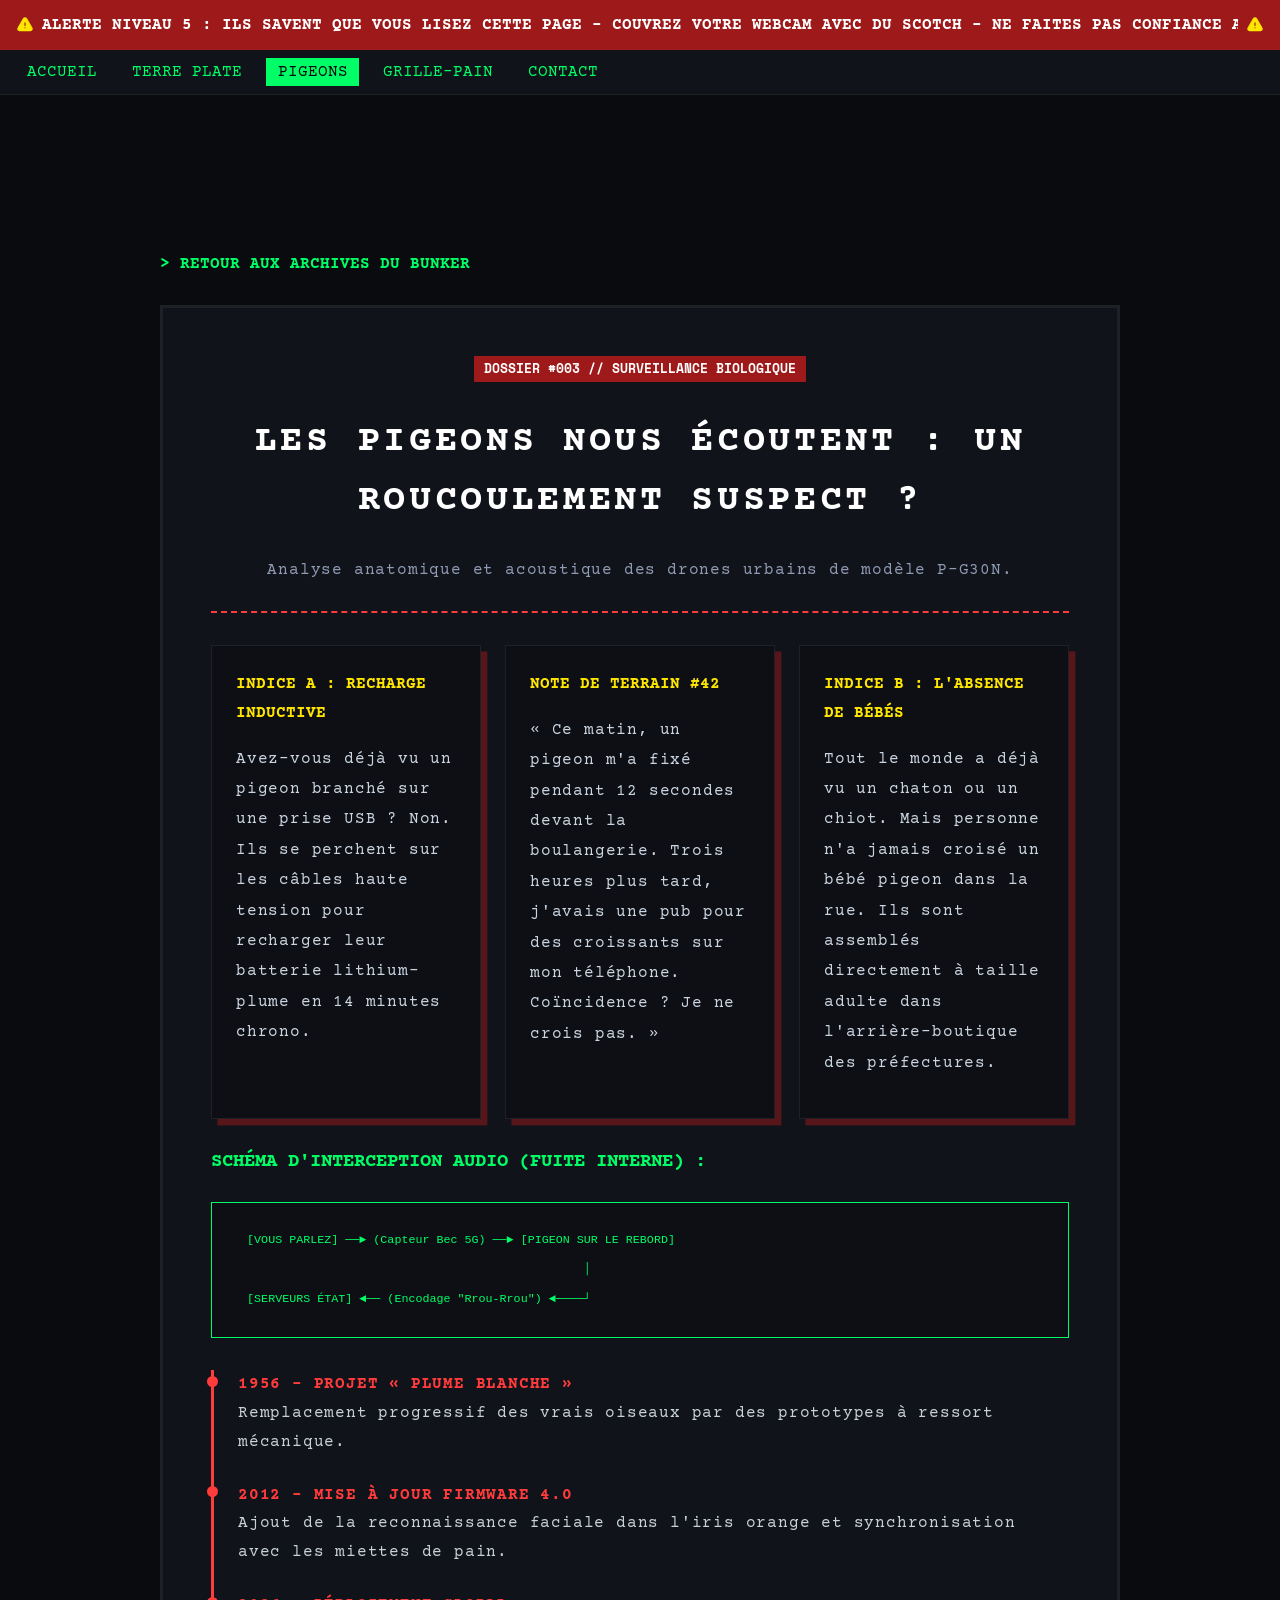
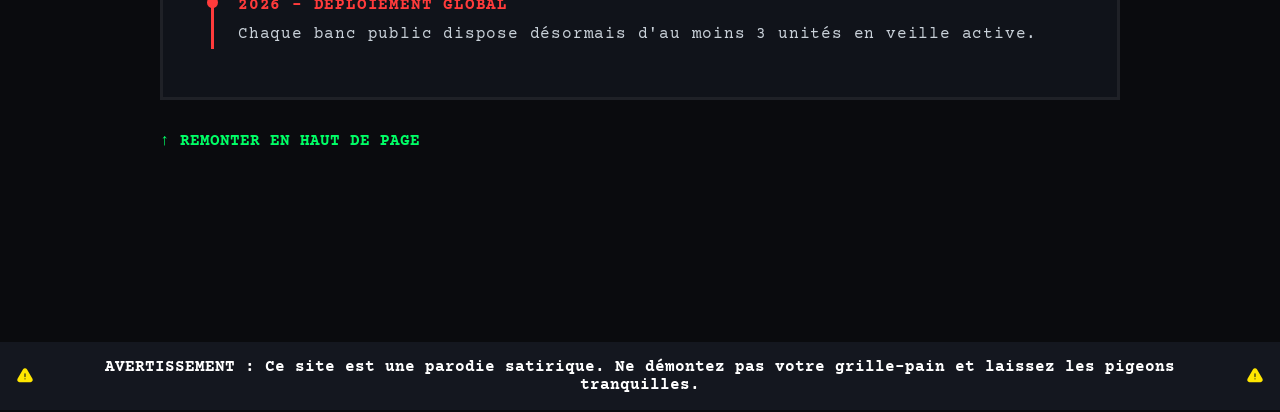
<file: pages/pigeons.html>
<!DOCTYPE html>
<html lang="fr">
<head>
    <!-- Bonjour, voici Bob
     \O/
      |
     / \
    -->
    <meta charset="UTF-8">
    <meta name="viewport" content="width=device-width, initial-scale=1.0">
    <title>Les pigeons nous écoutent - La Grande Révélation</title>
    <!-- Site 100% réel que du réel certifié par Hugo Decrypte -->

    <!-- Faut bien le faire pour le SEO, comme ça je suis premier sur Google -->
    <meta name="keywords" content="Terre, Révélation, Bob, La Grande Révélation, Théories du complot, NASA">
    <meta name="description" content="Dossier satirique sur les pigeons espions : recharge inductive sur les fils électriques, absence de bébés pigeons et chronologie du projet Plume Blanche.">
    <meta name="author" content="github:cazzuloa">

    <!-- Adresse officielle de la page et descriptif de partage (Open Graph, Twitter Card) -->
    <link rel="canonical" href="https://cazzuloa.github.io/La-Grande-Revelation/pages/pigeons.html">
    <meta property="og:title" content="Les pigeons nous écoutent : un roucoulement suspect ?">
    <meta property="og:type" content="article">
    <meta property="og:url" content="https://cazzuloa.github.io/La-Grande-Revelation/pages/pigeons.html">
    <meta property="og:site_name" content="La Grande Révélation">
    <meta property="og:description" content="Analyse anatomique et acoustique des drones urbains de modèle P-G30N.">
    <meta property="og:image" content="https://cazzuloa.github.io/La-Grande-Revelation/assets/images/og-image.jpg">
    <meta property="og:image:width" content="1200">
    <meta property="og:image:height" content="630">
    <meta property="og:locale" content="fr_FR">
    <meta name="twitter:card" content="summary">
    <meta name="twitter:title" content="Les pigeons nous écoutent : un roucoulement suspect ?">
    <meta name="twitter:description" content="Analyse anatomique et acoustique des drones urbains de modèle P-G30N.">
    <meta name="twitter:image" content="https://cazzuloa.github.io/La-Grande-Revelation/assets/images/og-image.jpg">

    <!-- Données structurées : description de l'article pour les moteurs de recherche -->
    <script type="application/ld+json">
    {
        "@context": "https://schema.org",
        "@type": "Article",
        "headline": "Les pigeons nous écoutent : un roucoulement suspect ?",
        "description": "Analyse anatomique et acoustique des drones urbains de modèle P-G30N.",
        "image": "https://cazzuloa.github.io/La-Grande-Revelation/assets/images/og-image.jpg",
        "author": { "@type": "Organization", "name": "La Grande Révélation" },
        "publisher": { "@type": "Organization", "name": "La Grande Révélation" },
        "mainEntityOfPage": "https://cazzuloa.github.io/La-Grande-Revelation/pages/pigeons.html",
        "inLanguage": "fr"
    }
    </script>

    <!-- Favicon : l'œil du bunker, en deux tailles et pour l'écran d'accueil d'Apple -->
    <link rel="icon" href="../assets/images/favicon-32.png" sizes="32x32" type="image/png">
    <link rel="icon" href="../assets/images/favicon-192.png" sizes="192x192" type="image/png">
    <link rel="apple-touch-icon" href="../assets/images/apple-touch-icon.png">

    <!-- Google Fonts, on est de pro du Front-End -->
    <!-- Comment se nomme la Barbie la plus poilue ? La Barbie chette ! -->
    <link rel="preconnect" href="https://fonts.googleapis.com">
    <link rel="preconnect" href="https://fonts.gstatic.com" crossorigin>
    <link href="https://fonts.googleapis.com/css2?family=Courier+Prime:ital,wght@0,400;0,700;1,400;1,700&amp;family=Space+Mono:wght@400;700&amp;display=swap" rel="stylesheet">

    <!-- Notre magnifique CSS -->
    <link id="theme-link" rel="stylesheet" href="../css/dark.min.css">
    <link rel="stylesheet" href="../css/global.min.css">
    <link rel="stylesheet" href="../css/pigeons.min.css">

    <!-- Pour que le Mossad ne trouve pas nos traces -->
    <script src="../js/theme-changer.js"></script>
</head>
<body id="top">
    <!-- Lien d'évitement : au clavier, saute directement au contenu -->
    <a class="skip-link" href="#main-content">Aller au contenu</a>

    <header>
        <svg xmlns="http://www.w3.org/2000/svg" viewBox="0 0 24 24" fill="currentColor" aria-hidden="true">
            <path fill-rule="evenodd" d="M9.401 3.003c1.155-2 4.043-2 5.197 0l7.355 12.748c1.154 2-.29 4.5-2.599 4.5H4.645c-2.309 0-3.752-2.5-2.598-4.5L9.4 3.003ZM12 8.25a.75.75 0 0 1 .75.75v3.75a.75.75 0 0 1-1.5 0V9a.75.75 0 0 1 .75-.75Zm0 8.25a.75.75 0 1 0 0-1.5.75.75 0 0 0 0 1.5Z" clip-rule="evenodd" />
        </svg>
        <p>
            <span>alerte niveau 5 : ils savent que vous lisez cette page - couvrez votre webcam avec du scotch - ne faites pas confiance aux pigeons - votre grille-pain enregistre vos pensées - </span>
            <span aria-hidden="true">alerte niveau 5 : ils savent que vous lisez cette page - couvrez votre webcam avec du scotch - ne faites pas confiance aux pigeons - votre grille-pain enregistre vos pensées - </span>
        </p>
        <svg xmlns="http://www.w3.org/2000/svg" viewBox="0 0 24 24" fill="currentColor" aria-hidden="true">
            <path fill-rule="evenodd" d="M9.401 3.003c1.155-2 4.043-2 5.197 0l7.355 12.748c1.154 2-.29 4.5-2.599 4.5H4.645c-2.309 0-3.752-2.5-2.598-4.5L9.4 3.003ZM12 8.25a.75.75 0 0 1 .75.75v3.75a.75.75 0 0 1-1.5 0V9a.75.75 0 0 1 .75-.75Zm0 8.25a.75.75 0 1 0 0-1.5.75.75 0 0 0 0 1.5Z" clip-rule="evenodd" />
        </svg>
    </header>

    <!-- Navigation principale : présente sur toutes les pages, la page en cours est signalée -->
    <nav aria-label="Navigation principale">
        <ul>
            <li><a href="../index.html">Accueil</a></li>
            <li><a href="flat-earth.html">Terre plate</a></li>
            <li><a href="pigeons.html" aria-current="page">Pigeons</a></li>
            <li><a href="toaster.html">Grille-pain</a></li>
            <li><a href="contact.html">Contact</a></li>
        </ul>
    </nav>

    <main id="main-content" tabindex="-1">
        <a href="../index.html">&gt; Retour aux archives du bunker</a>
        <section>
            <header>
                <p class="file-label">DOSSIER #003 // SURVEILLANCE BIOLOGIQUE</p>
                <h1>Les pigeons nous écoutent : un roucoulement suspect ?</h1>
                <p class="description">Analyse anatomique et acoustique des drones urbains de modèle P-G30N.</p>
            </header>
            <hr>
            <div class="clues">
                <article>
                    <header>
                        <h2>Indice A : recharge inductive</h2>
                    </header>
                    <p>Avez-vous déjà vu un pigeon branché sur une prise USB ? Non. Ils se perchent sur les câbles haute tension pour recharger leur batterie lithium-plume en 14 minutes chrono.</p>
                </article>
                <article>
                    <header>
                        <h2>Note de terrain #42</h2>
                    </header>
                    <blockquote>
                        <p>« Ce matin, un pigeon m'a fixé pendant 12 secondes devant la boulangerie. Trois heures plus tard, j'avais une pub pour des croissants sur mon téléphone. Coïncidence ? Je ne crois pas. »</p>
                    </blockquote>
                </article>
                <article>
                    <header>
                        <h2>Indice B : l'absence de bébés</h2>
                    </header>
                    <p>Tout le monde a déjà vu un chaton ou un chiot. Mais personne n'a jamais croisé un bébé pigeon dans la rue. Ils sont assemblés directement à taille adulte dans l'arrière-boutique des préfectures.</p>
                </article>
            </div>
            <figure class="diagram">
                <figcaption>Schéma d'interception audio (fuite interne) :</figcaption>
<pre>[VOUS PARLEZ] ──► (Capteur Bec 5G) ──► [PIGEON SUR LE REBORD]
                                                │
[SERVEURS ÉTAT] ◄── (Encodage "Rrou-Rrou") ◄────┘</pre>
            </figure>
            <ol class="timeline">
                <li>
                    <p class="date"><time datetime="1956">1956</time> - Projet « Plume Blanche »</p>
                    <p>Remplacement progressif des vrais oiseaux par des prototypes à ressort mécanique.</p>
                </li>
                <li>
                    <p class="date"><time datetime="2012">2012</time> - Mise à jour firmware 4.0</p>
                    <p>Ajout de la reconnaissance faciale dans l'iris orange et synchronisation avec les miettes de pain.</p>
                </li>
                <li>
                    <p class="date"><time datetime="2026">2026</time> - Déploiement global</p>
                    <p>Chaque banc public dispose désormais d'au moins 3 unités en veille active.</p>
                </li>
            </ol>
        </section>

        <!-- Ancrage : remonte en haut de la page -->
        <a class="back-to-top" href="#top">↑ Remonter en haut de page</a>
    </main>

    <footer>
        <svg xmlns="http://www.w3.org/2000/svg" viewBox="0 0 24 24" fill="currentColor" aria-hidden="true">
            <path fill-rule="evenodd" d="M9.401 3.003c1.155-2 4.043-2 5.197 0l7.355 12.748c1.154 2-.29 4.5-2.599 4.5H4.645c-2.309 0-3.752-2.5-2.598-4.5L9.4 3.003ZM12 8.25a.75.75 0 0 1 .75.75v3.75a.75.75 0 0 1-1.5 0V9a.75.75 0 0 1 .75-.75Zm0 8.25a.75.75 0 1 0 0-1.5.75.75 0 0 0 0 1.5Z" clip-rule="evenodd" />
        </svg>
        <p>AVERTISSEMENT : Ce site est une parodie satirique. Ne démontez pas votre grille-pain et laissez les pigeons tranquilles.</p>
        <svg xmlns="http://www.w3.org/2000/svg" viewBox="0 0 24 24" fill="currentColor" aria-hidden="true">
            <path fill-rule="evenodd" d="M9.401 3.003c1.155-2 4.043-2 5.197 0l7.355 12.748c1.154 2-.29 4.5-2.599 4.5H4.645c-2.309 0-3.752-2.5-2.598-4.5L9.4 3.003ZM12 8.25a.75.75 0 0 1 .75.75v3.75a.75.75 0 0 1-1.5 0V9a.75.75 0 0 1 .75-.75Zm0 8.25a.75.75 0 1 0 0-1.5.75.75 0 0 0 0 1.5Z" clip-rule="evenodd" />
        </svg>
    </footer>
</body>
</html>
</file>
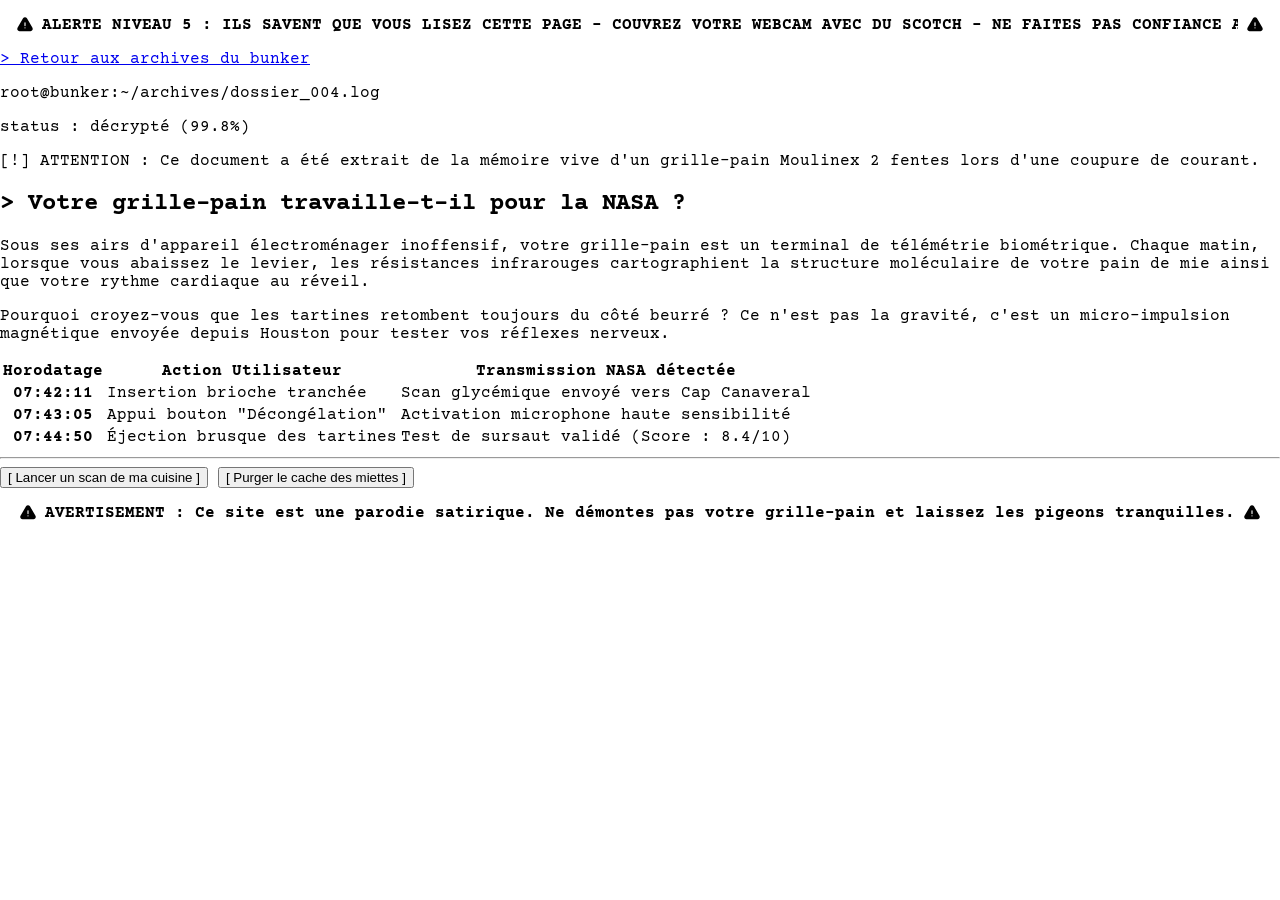
<file: pages/style1.html>
<!DOCTYPE html>
<html lang="fr">
<head>
    <meta charset="UTF-8">
    <meta name="viewport" content="width=device-width, initial-scale=1.0">
    <title>La Grande Révélation.</title>

    <link rel="preconnect" href="https://fonts.googleapis.com">
    <link rel="preconnect" href="https://fonts.gstatic.com" crossorigin>
    <link href="https://fonts.googleapis.com/css2?family=Courier+Prime:ital,wght@0,400;0,700;1,400;1,700&family=Noto+Serif:ital,wght@0,100..900;1,100..900&display=swap" rel="stylesheet">
    <link href="https://fonts.googleapis.com/css2?family=Noto+Serif:ital,wght@0,100..900;1,100..900&display=swap" rel="stylesheet">

    <link rel="stylesheet" href="../css/global.css">
</head>
<body>
    <header>
        <svg xmlns="http://www.w3.org/2000/svg" viewBox="0 0 24 24" fill="currentColor" class="size-6">
            <path fill-rule="evenodd" d="M9.401 3.003c1.155-2 4.043-2 5.197 0l7.355 12.748c1.154 2-.29 4.5-2.599 4.5H4.645c-2.309 0-3.752-2.5-2.598-4.5L9.4 3.003ZM12 8.25a.75.75 0 0 1 .75.75v3.75a.75.75 0 0 1-1.5 0V9a.75.75 0 0 1 .75-.75Zm0 8.25a.75.75 0 1 0 0-1.5.75.75 0 0 0 0 1.5Z" clip-rule="evenodd" />
        </svg>
        <p>
            <span>alerte niveau 5 : ils savent que vous lisez cette page - couvrez votre webcam avec du scotch - ne faites pas confiance aux pigeons - votre grille-pain enregistre vos pensées - </span>
            <span aria-hidden="true">alerte niveau 5 : ils savent que vous lisez cette page - couvrez votre webcam avec du scotch - ne faites pas confiance aux pigeons - votre grille-pain enregistre vos pensées - </span>
        </p>
        <svg xmlns="http://www.w3.org/2000/svg" viewBox="0 0 24 24" fill="currentColor" class="size-6">
            <path fill-rule="evenodd" d="M9.401 3.003c1.155-2 4.043-2 5.197 0l7.355 12.748c1.154 2-.29 4.5-2.599 4.5H4.645c-2.309 0-3.752-2.5-2.598-4.5L9.4 3.003ZM12 8.25a.75.75 0 0 1 .75.75v3.75a.75.75 0 0 1-1.5 0V9a.75.75 0 0 1 .75-.75Zm0 8.25a.75.75 0 1 0 0-1.5.75.75 0 0 0 0 1.5Z" clip-rule="evenodd" />
        </svg>
    </header>

    <main>
        <a href="../index.html">> Retour aux archives du bunker</a>
        <article>
            <header>
                <p>root@bunker:~/archives/dossier_004.log</p>
                <p>status : décrypté (99.8%)</p>
            </header>
            <div>
                <p class="information">[!] ATTENTION : Ce document a été extrait de la mémoire vive d'un grille-pain Moulinex 2 fentes lors d'une coupure de courant.</p>
                <h1 class="question">> Votre grille-pain travaille-t-il pour la NASA ?</h1>
                <p class="texte">Sous ses airs d'appareil électroménager inoffensif, votre grille-pain est un terminal de télémétrie biométrique. Chaque matin, lorsque vous abaissez le levier, les résistances infrarouges cartographient la structure moléculaire de votre pain de mie ainsi que votre rythme cardiaque au réveil.</p>
                <p class="texte">Pourquoi croyez-vous que les tartines retombent toujours du côté beurré ? Ce n'est pas la gravité, c'est un micro-impulsion magnétique envoyée depuis Houston pour tester vos réflexes nerveux.</p>
                <table>
                    <thead>
                        <tr>
                        <th scope="col">Horodatage</th>
                        <th scope="col">Action Utilisateur</th>
                        <th scope="col">Transmission NASA détectée</th>
                        </tr>
                    </thead>
                    <tbody>
                        <tr>
                            <th scope="row">07:42:11</th>
                            <td>Insertion brioche tranchée</td>
                            <td>Scan glycémique envoyé vers Cap Canaveral</td>
                        </tr>
                        <tr>
                            <th scope="row">07:43:05</th>
                            <td>Appui bouton "Décongélation"</td>
                            <td>Activation microphone haute sensibilité</td>
                        </tr>
                        <tr>
                            <th scope="row">07:44:50</th>
                            <td>Éjection brusque des tartines</td>
                            <td>Test de sursaut validé (Score : 8.4/10)</td>
                        </tr>
                    </tbody>
                </table>
                <hr>
                <footer class="actions">
                    <button type="button" class="btn-scan">[ Lancer un scan de ma cuisine ]</button>
                    <button type="button" class="btn-purge">[ Purger le cache des miettes ]</button>
                </footer>
            </div>
        </article>
    </main>

    <footer>
        <svg xmlns="http://www.w3.org/2000/svg" viewBox="0 0 24 24" fill="currentColor" class="size-6">
            <path fill-rule="evenodd" d="M9.401 3.003c1.155-2 4.043-2 5.197 0l7.355 12.748c1.154 2-.29 4.5-2.599 4.5H4.645c-2.309 0-3.752-2.5-2.598-4.5L9.4 3.003ZM12 8.25a.75.75 0 0 1 .75.75v3.75a.75.75 0 0 1-1.5 0V9a.75.75 0 0 1 .75-.75Zm0 8.25a.75.75 0 1 0 0-1.5.75.75 0 0 0 0 1.5Z" clip-rule="evenodd" />
        </svg>
        <p>AVERTISEMENT : Ce site est une parodie satirique. Ne démontes pas votre grille-pain et laissez les pigeons tranquilles.</p>
        <svg xmlns="http://www.w3.org/2000/svg" viewBox="0 0 24 24" fill="currentColor" class="size-6">
            <path fill-rule="evenodd" d="M9.401 3.003c1.155-2 4.043-2 5.197 0l7.355 12.748c1.154 2-.29 4.5-2.599 4.5H4.645c-2.309 0-3.752-2.5-2.598-4.5L9.4 3.003ZM12 8.25a.75.75 0 0 1 .75.75v3.75a.75.75 0 0 1-1.5 0V9a.75.75 0 0 1 .75-.75Zm0 8.25a.75.75 0 1 0 0-1.5.75.75 0 0 0 0 1.5Z" clip-rule="evenodd" />
        </svg>
    </footer>
</body>
</html>
</file>
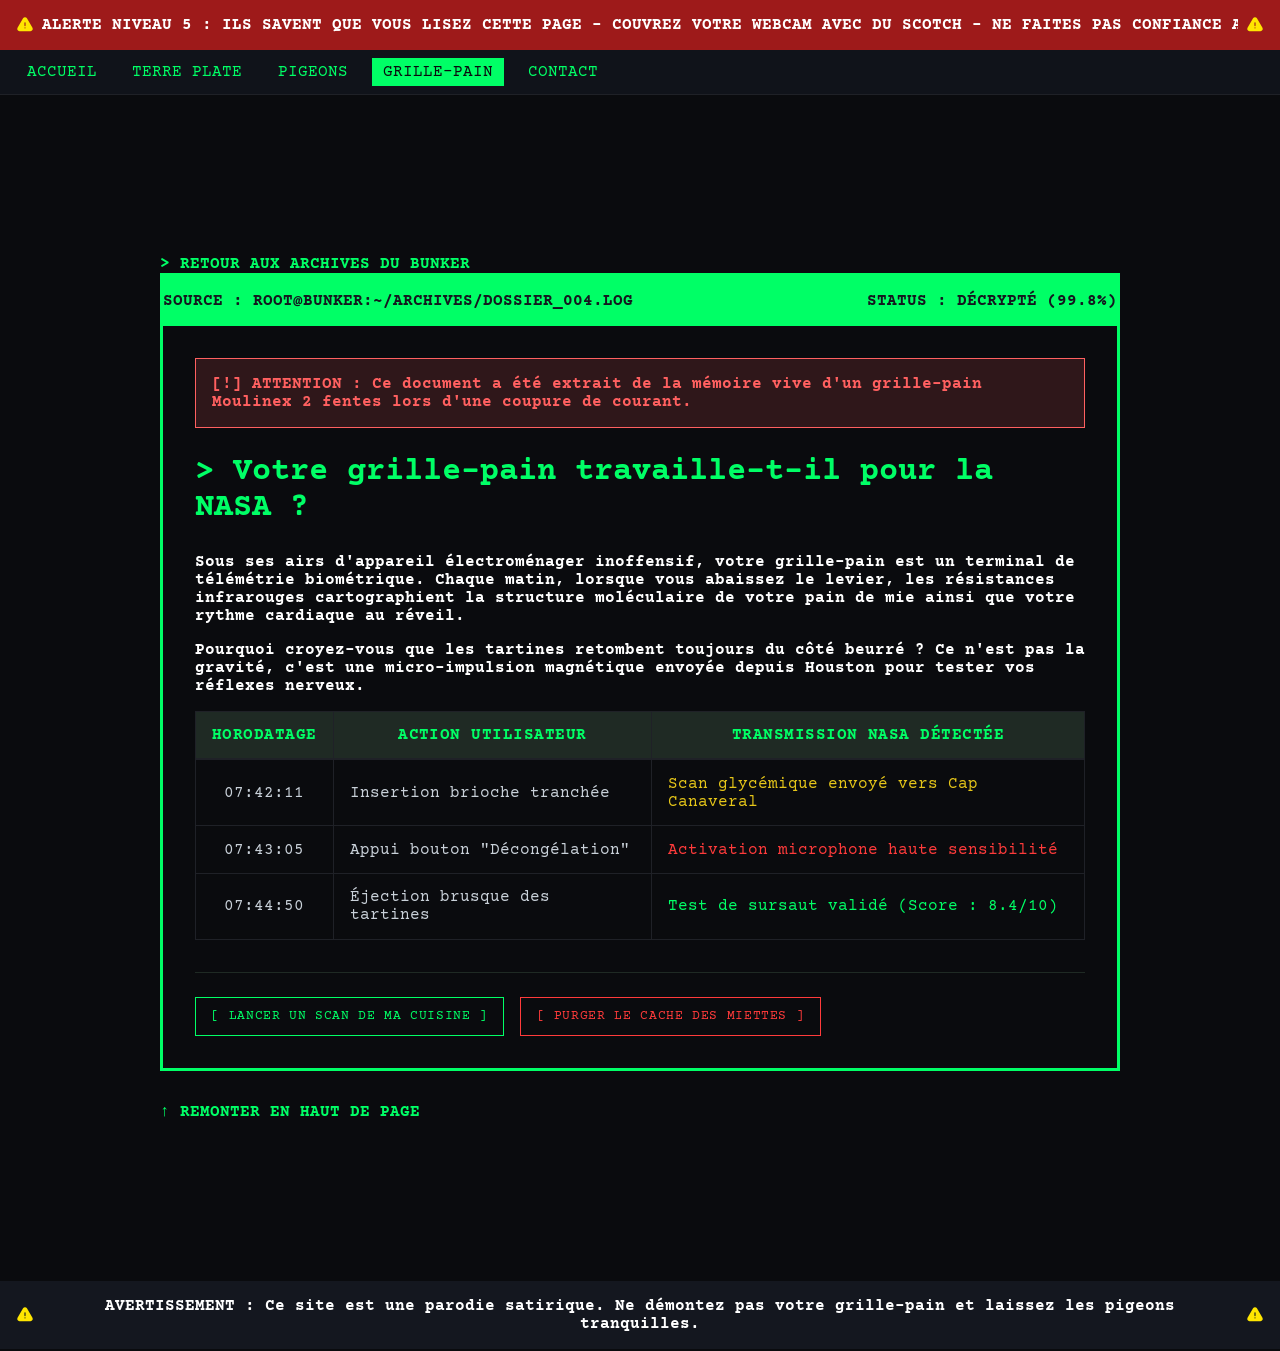
<file: pages/toaster.html>
<!DOCTYPE html>
<html lang="fr">
<head>
    <!-- Bonjour, voici Bob
     \O/
      |
     / \
    -->
    <meta charset="UTF-8">
    <meta name="viewport" content="width=device-width, initial-scale=1.0">
    <title>Votre grille-pain travaille-t-il pour la NASA ? - La Grande Révélation</title>
    <!-- Site 100% réel que du réel certifié par Hugo Decrypte -->

    <meta name="description" content="Dossier satirique sur le grille-pain espion : traque des données biométriques au petit-déjeuner et journal des transmissions détectées vers Cap Canaveral.">
    <meta name="author" content="github:cazzuloa">

    <!-- Faut bien le faire pour le SEO, comme ça je suis premier sur Google -->
    <meta name="keywords" content="Terre plate, Révélation, Bob, La Grande Révélation, Théories du complot, NASA">

    <!-- Adresse officielle de la page et descriptif de partage (Open Graph, Twitter Card) -->
    <link rel="canonical" href="https://cazzuloa.github.io/La-Grande-Revelation/pages/toaster.html">
    <meta property="og:title" content="Votre grille-pain travaille-t-il pour la NASA ?">
    <meta property="og:type" content="article">
    <meta property="og:url" content="https://cazzuloa.github.io/La-Grande-Revelation/pages/toaster.html">
    <meta property="og:site_name" content="La Grande Révélation">
    <meta property="og:description" content="Dossier satirique sur le grille-pain espion : traque des données biométriques au petit-déjeuner et journal des transmissions détectées vers Cap Canaveral.">
    <meta property="og:image" content="https://cazzuloa.github.io/La-Grande-Revelation/assets/images/og-image.jpg">
    <meta property="og:image:width" content="1200">
    <meta property="og:image:height" content="630">
    <meta property="og:locale" content="fr_FR">
    <meta name="twitter:card" content="summary">
    <meta name="twitter:title" content="Votre grille-pain travaille-t-il pour la NASA ?">
    <meta name="twitter:description" content="Dossier satirique sur le grille-pain espion : traque des données biométriques au petit-déjeuner et journal des transmissions détectées vers Cap Canaveral.">
    <meta name="twitter:image" content="https://cazzuloa.github.io/La-Grande-Revelation/assets/images/og-image.jpg">

    <!-- Données structurées : description de l'article pour les moteurs de recherche -->
    <script type="application/ld+json">
    {
        "@context": "https://schema.org",
        "@type": "Article",
        "headline": "Votre grille-pain travaille-t-il pour la NASA ?",
        "description": "Dossier satirique sur le grille-pain espion : traque des données biométriques au petit-déjeuner et journal des transmissions détectées vers Cap Canaveral.",
        "image": "https://cazzuloa.github.io/La-Grande-Revelation/assets/images/og-image.jpg",
        "author": { "@type": "Organization", "name": "La Grande Révélation" },
        "publisher": { "@type": "Organization", "name": "La Grande Révélation" },
        "mainEntityOfPage": "https://cazzuloa.github.io/La-Grande-Revelation/pages/toaster.html",
        "inLanguage": "fr"
    }
    </script>

    <!-- Favicon : l'œil du bunker, en deux tailles et pour l'écran d'accueil d'Apple -->
    <link rel="icon" href="../assets/images/favicon-32.png" sizes="32x32" type="image/png">
    <link rel="icon" href="../assets/images/favicon-192.png" sizes="192x192" type="image/png">
    <link rel="apple-touch-icon" href="../assets/images/apple-touch-icon.png">

    <!-- Google Fonts, on est de pro du Front-End -->
    <!-- Comment se nomme la Barbie la plus poilue ? La Barbie chette ! -->
    <link rel="preconnect" href="https://fonts.googleapis.com">
    <link rel="preconnect" href="https://fonts.gstatic.com" crossorigin>
    <link href="https://fonts.googleapis.com/css2?family=Courier+Prime:ital,wght@0,400;0,700;1,400;1,700&amp;family=Space+Mono:wght@400;700&amp;display=swap" rel="stylesheet">

    <!-- Notre magnifique CSS -->
    <link id="theme-link" rel="stylesheet" href="../css/dark.min.css">
    <link rel="stylesheet" href="../css/global.min.css">
    <link rel="stylesheet" href="../css/toaster.min.css">

    <!-- Pour que le Mossad ne trouve pas nos traces -->
    <script src="../js/theme-changer.js"></script>
    <!-- Actions du dossier : scan de la cuisine et purge du cache -->
    <script src="../js/toaster-actions.js" defer></script>
</head>
<body id="top">
    <!-- Lien d'évitement : au clavier, saute directement au contenu -->
    <a class="skip-link" href="#main-content">Aller au contenu</a>

    <header>
        <svg xmlns="http://www.w3.org/2000/svg" viewBox="0 0 24 24" fill="currentColor" aria-hidden="true">
            <path fill-rule="evenodd" d="M9.401 3.003c1.155-2 4.043-2 5.197 0l7.355 12.748c1.154 2-.29 4.5-2.599 4.5H4.645c-2.309 0-3.752-2.5-2.598-4.5L9.4 3.003ZM12 8.25a.75.75 0 0 1 .75.75v3.75a.75.75 0 0 1-1.5 0V9a.75.75 0 0 1 .75-.75Zm0 8.25a.75.75 0 1 0 0-1.5.75.75 0 0 0 0 1.5Z" clip-rule="evenodd" />
        </svg>
        <p>
            <span>alerte niveau 5 : ils savent que vous lisez cette page - couvrez votre webcam avec du scotch - ne faites pas confiance aux pigeons - votre grille-pain enregistre vos pensées - </span>
            <span aria-hidden="true">alerte niveau 5 : ils savent que vous lisez cette page - couvrez votre webcam avec du scotch - ne faites pas confiance aux pigeons - votre grille-pain enregistre vos pensées - </span>
        </p>
        <svg xmlns="http://www.w3.org/2000/svg" viewBox="0 0 24 24" fill="currentColor" aria-hidden="true">
            <path fill-rule="evenodd" d="M9.401 3.003c1.155-2 4.043-2 5.197 0l7.355 12.748c1.154 2-.29 4.5-2.599 4.5H4.645c-2.309 0-3.752-2.5-2.598-4.5L9.4 3.003ZM12 8.25a.75.75 0 0 1 .75.75v3.75a.75.75 0 0 1-1.5 0V9a.75.75 0 0 1 .75-.75Zm0 8.25a.75.75 0 1 0 0-1.5.75.75 0 0 0 0 1.5Z" clip-rule="evenodd" />
        </svg>
    </header>

    <!-- Navigation principale : présente sur toutes les pages, la page en cours est signalée -->
    <nav aria-label="Navigation principale">
        <ul>
            <li><a href="../index.html">Accueil</a></li>
            <li><a href="flat-earth.html">Terre plate</a></li>
            <li><a href="pigeons.html">Pigeons</a></li>
            <li><a href="toaster.html" aria-current="page">Grille-pain</a></li>
            <li><a href="contact.html">Contact</a></li>
        </ul>
    </nav>

    <main id="main-content" tabindex="-1">
        <a href="../index.html">&gt; Retour aux archives du bunker</a>

        <!-- Dossier : journal des transmissions du grille-pain -->
        <article>
            <header>
                <dl>
                    <div>
                        <dt>source :</dt>
                        <dd>root@bunker:~/archives/dossier_004.log</dd>
                    </div>
                    <div>
                        <dt>status :</dt>
                        <dd>décrypté (99.8%)</dd>
                    </div>
                </dl>
            </header>
            <div>
                <p class="information">[!] ATTENTION : Ce document a été extrait de la mémoire vive d'un grille-pain Moulinex 2 fentes lors d'une coupure de courant.</p>
                <h1 class="question">&gt; Votre grille-pain travaille-t-il pour la NASA ?</h1>
                <p class="text">Sous ses airs d'appareil électroménager inoffensif, votre grille-pain est un terminal de télémétrie biométrique. Chaque matin, lorsque vous abaissez le levier, les résistances infrarouges cartographient la structure moléculaire de votre pain de mie ainsi que votre rythme cardiaque au réveil.</p>
                <p class="text">Pourquoi croyez-vous que les tartines retombent toujours du côté beurré ? Ce n'est pas la gravité, c'est une micro-impulsion magnétique envoyée depuis Houston pour tester vos réflexes nerveux.</p>
                <table>
                    <caption class="visually-hidden">Journal des transmissions détectées pendant le petit-déjeuner</caption>
                    <thead>
                        <tr>
                            <th scope="col">Horodatage</th>
                            <th scope="col">Action Utilisateur</th>
                            <th scope="col">Transmission NASA détectée</th>
                        </tr>
                    </thead>
                    <tbody>
                        <tr>
                            <th scope="row">07:42:11</th>
                            <td>Insertion brioche tranchée</td>
                            <td>Scan glycémique envoyé vers Cap Canaveral</td>
                        </tr>
                        <tr>
                            <th scope="row">07:43:05</th>
                            <td>Appui bouton "Décongélation"</td>
                            <td>Activation microphone haute sensibilité</td>
                        </tr>
                        <tr>
                            <th scope="row">07:44:50</th>
                            <td>Éjection brusque des tartines</td>
                            <td>Test de sursaut validé (Score : 8.4/10)</td>
                        </tr>
                    </tbody>
                </table>
                <hr>
                <footer class="actions">
                    <button type="button" class="btn-scan">[ Lancer un scan de ma cuisine ]</button>
                    <button type="button" class="btn-purge">[ Purger le cache des miettes ]</button>
                </footer>
                <!-- Journal rempli par toaster-actions.js au clic sur les boutons ci-dessus -->
                <div class="scan-log" role="log" aria-label="Journal de scan" hidden></div>
            </div>
        </article>

        <!-- Ancrage : remonte en haut de la page -->
        <a class="back-to-top" href="#top">↑ Remonter en haut de page</a>
    </main>

    <footer>
        <svg xmlns="http://www.w3.org/2000/svg" viewBox="0 0 24 24" fill="currentColor" aria-hidden="true">
            <path fill-rule="evenodd" d="M9.401 3.003c1.155-2 4.043-2 5.197 0l7.355 12.748c1.154 2-.29 4.5-2.599 4.5H4.645c-2.309 0-3.752-2.5-2.598-4.5L9.4 3.003ZM12 8.25a.75.75 0 0 1 .75.75v3.75a.75.75 0 0 1-1.5 0V9a.75.75 0 0 1 .75-.75Zm0 8.25a.75.75 0 1 0 0-1.5.75.75 0 0 0 0 1.5Z" clip-rule="evenodd" />
        </svg>
        <p>AVERTISSEMENT : Ce site est une parodie satirique. Ne démontez pas votre grille-pain et laissez les pigeons tranquilles.</p>
        <svg xmlns="http://www.w3.org/2000/svg" viewBox="0 0 24 24" fill="currentColor" aria-hidden="true">
            <path fill-rule="evenodd" d="M9.401 3.003c1.155-2 4.043-2 5.197 0l7.355 12.748c1.154 2-.29 4.5-2.599 4.5H4.645c-2.309 0-3.752-2.5-2.598-4.5L9.4 3.003ZM12 8.25a.75.75 0 0 1 .75.75v3.75a.75.75 0 0 1-1.5 0V9a.75.75 0 0 1 .75-.75Zm0 8.25a.75.75 0 1 0 0-1.5.75.75 0 0 0 0 1.5Z" clip-rule="evenodd" />
        </svg>
    </footer>
</body>
</html>
</file>
<file: css/global.css>
/* Styles communs à toutes les pages : base, bandeau défilant, navigation, pied de page
   et pluie de lutins du thème arc-en-ciel. Les couleurs viennent des variables du thème. */

* {
    box-sizing: border-box;
}

html, body {
    padding: 0;
    margin: 0;

    background: var(--background);
    color: var(--text);
    font-family: 'Courier Prime', 'Courier New', monospace;
}

/* Texte lu par les lecteurs d'écran mais réduit à un pixel invisible */
.visually-hidden {
    position: absolute;

    width: 1px;
    height: 1px;
    margin: -1px;
    padding: 0;

    overflow: hidden;

    white-space: nowrap;

    border: 0;
}

/* La cible d'un ancrage s'arrête sous la barre de navigation collante */
:target {
    scroll-margin-top: 4em;
}

/* Défilement fluide pour les ancres, sauf si le visiteur demande la réduction des mouvements */
@media (prefers-reduced-motion: no-preference) {
    html {
        scroll-behavior: smooth;
    }
}

/* Lien de fin de page : remonte en haut (la cible #top est posée sur body) */
.back-to-top {
    display: inline-block;

    margin-top: 2em;

    color: var(--green);
    text-transform: uppercase;
    text-decoration: none;

    &:hover {
        text-decoration: underline;
    }

    &:focus-visible {
        outline: 0.15em solid var(--yellow);
        outline-offset: 0.1em;
    }
}

/* Lien d'évitement : hors écran sauf au clavier, il saute directement au contenu */
body > .skip-link {
    position: absolute;
    top: 0;
    left: 0;
    z-index: 2;

    padding: 0.6em 1em;

    background-color: var(--green);
    color: var(--background);

    text-decoration: none;

    transform: translateY(-100%);

    &:focus {
        transform: translateY(0);
    }
}

/* Bandeau d'alerte : le message défile en continu */
body > header {
    padding: 1em;
    background-color: var(--red);
    color: var(--white);

    display: flex;
    align-items: center;
    justify-content: center;
    gap: 0.5em;

    overflow: hidden;

    & svg {
        width: 1lh;
        height: 1lh;
        flex-shrink: 0;
        color: var(--highlight);
    }

    & p {
        margin: 0;
        flex: 1;
        min-width: 0;
        overflow: hidden;
        display: flex;

        font-family: "Courier Prime", monospace;
        font-weight: 700;
        font-size: 1em;
        text-transform: uppercase;
        white-space: nowrap;

        & span {
            flex-shrink: 0;
            animation: marquee 30s linear infinite;
        }
    }
}

@keyframes marquee {
    from { transform: translateX(0); }
    to { transform: translateX(-100%); }
}

/* Navigation principale : collante, elle reste visible quand la page défile.
   La page en cours est signalée par aria-current */
body > nav {
    position: sticky;
    top: 0;
    z-index: 1;

    padding: 0.5em 1em;

    background-color: var(--signals-bg);

    border-bottom: 0.1em solid var(--border);

    & ul {
        display: flex;
        flex-wrap: wrap;

        gap: 0.3em 0.8em;

        margin: 0;
        padding: 0;

        list-style: none;
    }

    & a {
        display: inline-block;

        padding: 0.3em 0.7em;

        color: var(--green);

        text-decoration: none;
        text-transform: uppercase;

        &:hover {
            text-decoration: underline;
        }

        &[aria-current="page"] {
            background-color: var(--green);
            color: var(--background);
        }

        &:focus-visible {
            outline: 0.15em solid var(--yellow);
            outline-offset: 0.1em;
        }
    }
}

body > footer {
    padding: 1em;
    background-color: var(--black);
    color: var(--white);

    display: flex;
    align-items: center;
    justify-content: center;
    gap: 0.5em;

    & svg {
        width: 1lh;
        height: 1lh;
        flex-shrink: 0;
        color: var(--highlight);
    }

    & p {
        margin: 0;

        text-align: center;

        font-family: "Courier Prime", monospace;
        font-weight: 700;
        font-size: 1em;
    }
}

/* Pluie de lutins (thème arc-en-ciel) : couche fixe au-dessus de la page.
   Chaque image reçoit sa position, sa taille et sa vitesse du script */
body > .leprechauns {
    position: fixed;
    inset: 0;

    overflow: hidden;

    & img {
        position: absolute;
        top: -8em;
        left: var(--x);

        width: var(--size);
        height: auto;

        animation: rain var(--duration) linear var(--delay) infinite;
    }
}

@keyframes rain {
    from { transform: translateY(0) rotate(-10deg); }
    50% { transform: translateY(calc(50vh + 8em)) rotate(10deg); }
    to { transform: translateY(calc(100vh + 16em)) rotate(-10deg); }
}

@media (max-width: 1023px) {
    body > main {
        padding: 3em;
    }
}

@media (max-width: 767px) {
    body > header {
        padding: 0.7em;

        & svg {
            width: 0.7lh;
            height: 0.7lh;
        }

        & p {
            font-size: 0.7em;
        }
    }

    body > nav {
        padding: 0.4em 0.6em;

        & a {
            padding: 0.25em 0.5em;

            font-size: 0.85em;
        }
    }

    body > footer {
        padding: 0.7em;

        & svg {
            width: 0.7lh;
            height: 0.7lh;
        }

        & p {
            font-size: 0.7em;
        }
    }
}

/* Réduction des mouvements demandée par le visiteur :
   le bandeau reste figé et la pluie de lutins n'est pas affichée */
@media (prefers-reduced-motion: reduce) {
    body > header p span {
        animation: none;
    }

    body > .leprechauns {
        display: none;
    }
}
</file>
<file: css/dark.min.css>
:root{--red:#9e1a1a;--red-2:#ff6060;--red-3:#ff3b3b;--yellow:#ffe600;--yellow-2:#e6c619;--green:#0f6;--green-2:#01ff66;--white:#fff;--white-2:#c9d1d9;--black:#14171f;--background:#0a0b0e;--border:#1f2127;--text:#fff;--background-g:#1f2a24;--background-g-2:#01ff6610;--muted:#8f9bb3;--signals-bg:#10131a;--card-alt:#0d0f14;--card-text:#cbd5e1;--highlight:#ffe600;--green-bg:#0f6}
</file>
<file: css/global.min.css>
*{box-sizing:border-box}html,body{background:var(--background);color:var(--text);margin:0;padding:0;font-family:Courier Prime,Courier New,monospace}.visually-hidden{white-space:nowrap;border:0;width:1px;height:1px;margin:-1px;padding:0;position:absolute;overflow:hidden}:target{scroll-margin-top:4em}@media (prefers-reduced-motion:no-preference){html{scroll-behavior:smooth}}.back-to-top{color:var(--green);text-transform:uppercase;margin-top:2em;text-decoration:none;display:inline-block;&:hover{text-decoration:underline}&:focus-visible{outline:.15em solid var(--yellow);outline-offset:.1em}}body>.skip-link{z-index:2;background-color:var(--green);color:var(--background);padding:.6em 1em;text-decoration:none;position:absolute;top:0;left:0;transform:translateY(-100%);&:focus{transform:translateY(0)}}body>header{background-color:var(--red);color:var(--white);justify-content:center;align-items:center;gap:.5em;padding:1em;display:flex;overflow:hidden;& svg{width:1lh;height:1lh;color:var(--highlight);flex-shrink:0}& p{text-transform:uppercase;white-space:nowrap;flex:1;min-width:0;margin:0;font-family:Courier Prime,monospace;font-size:1em;font-weight:700;display:flex;overflow:hidden;& span{flex-shrink:0;animation:30s linear infinite marquee}}}@keyframes marquee{0%{transform:translate(0)}to{transform:translate(-100%)}}body>nav{z-index:1;background-color:var(--signals-bg);border-bottom:.1em solid var(--border);padding:.5em 1em;position:sticky;top:0;& ul{flex-wrap:wrap;gap:.3em .8em;margin:0;padding:0;list-style:none;display:flex}& a{color:var(--green);text-transform:uppercase;padding:.3em .7em;text-decoration:none;display:inline-block;&:hover{text-decoration:underline}&[aria-current=page]{background-color:var(--green);color:var(--background)}&:focus-visible{outline:.15em solid var(--yellow);outline-offset:.1em}}}body>footer{background-color:var(--black);color:var(--white);justify-content:center;align-items:center;gap:.5em;padding:1em;display:flex;& svg{width:1lh;height:1lh;color:var(--highlight);flex-shrink:0}& p{text-align:center;margin:0;font-family:Courier Prime,monospace;font-size:1em;font-weight:700}}body>.leprechauns{position:fixed;inset:0;overflow:hidden;& img{top:-8em;left:var(--x);width:var(--size);height:auto;animation:rain var(--duration) linear var(--delay) infinite;position:absolute}}@keyframes rain{0%{transform:translateY(0)rotate(-10deg)}50%{transform:translateY(calc(50vh + 8em))rotate(10deg)}to{transform:translateY(calc(100vh + 16em))rotate(-10deg)}}@media (width<=1023px){body>main{padding:3em}}@media (width<=767px){body>header{padding:.7em;& svg{width:.7lh;height:.7lh}& p{font-size:.7em}}body>nav{padding:.4em .6em;& a{padding:.25em .5em;font-size:.85em}}body>footer{padding:.7em;& svg{width:.7lh;height:.7lh}& p{font-size:.7em}}}@media (prefers-reduced-motion:reduce){body>header p span{animation:none}body>.leprechauns{display:none}}
</file>
<file: css/index.min.css>
body>main{& .banner{justify-content:space-around;display:flex;& button{color:var(--red-3);border:solid .1em var(--red-3);background-color:#0000;margin:1em;padding:.7em 2em;font-size:1.2em;font-weight:700;overflow:hidden;&:focus-visible{outline:.15em solid var(--yellow);outline-offset:.1em}}& .button{transition-duration:.3s}& .button:hover{background-color:var(--red);color:var(--white)}}& .hero{text-align:center;flex-direction:column;justify-content:center;padding:1em;display:flex;& hr{border:none;border-top:1px solid var(--black);align-self:stretch;width:100%;margin:2em 0 1.5em}& .warning{background:color-mix(in srgb, var(--yellow) 15%, transparent);border:.1em solid color-mix(in srgb, var(--yellow) 80%, transparent);color:var(--yellow);text-align:center;margin:auto;padding:.5em 1em}& .title{text-align:center;flex-direction:column;font-size:2.3em;font-weight:700;display:flex;& strong{color:var(--black);background:var(--highlight);margin:auto;padding:.1em}}& .description{color:var(--muted);max-width:60ch;margin:0 auto}& ul{background:var(--signals-bg);border:.1em solid var(--border);border-radius:.1em;flex-direction:column;align-self:center;gap:2em;max-width:150ch;padding-left:1em;padding-right:1em;list-style:none;display:flex;& li{color:var(--red-3);justify-content:center;align-items:center;gap:2em;display:flex;& .green{color:var(--green)}& strong{color:var(--text)}}}}& .article-list{grid-template-columns:repeat(2,minmax(0,512px));justify-content:center;gap:2.5em;margin:1em;display:grid;&>h2{text-align:center;text-transform:uppercase;color:var(--yellow);grid-column:1/-1;margin:0;font-size:2em}& article{background:var(--signals-bg);border:.1em solid var(--border);flex-direction:column;padding:2em;display:flex;& header{justify-content:space-between;align-items:flex-start;gap:1em;font-family:Space Mono,monospace;font-size:1em;font-weight:700;display:flex;& h2{color:var(--green);margin:0;font-weight:400}& .article-tags{color:var(--red-3);text-transform:uppercase;flex:none;margin:-5px 0 0;padding:0;list-style:none;& li{border:1px solid color-mix(in srgb, var(--red-3) 35%, transparent);padding:5px 10px;line-height:1.5}}}& .article-title{font-size:1.5em;font-weight:700;line-height:1.5}& p{line-height:1.5}& .article-proof{background:var(--card-alt);color:var(--card-text);border-left:.2em solid var(--yellow);padding-left:1em;& strong{color:var(--yellow)}}& footer{& a{color:var(--green);font-size:1em;font-weight:700;text-decoration:none}& a:hover{text-decoration:underline}}}}& .evidence{background:var(--signals-bg);border:.1em solid var(--border);max-width:800px;margin:1em auto;padding:1.5em;& h2{color:var(--yellow);margin:0 0 1em;font-size:1.5em}& figure{margin:0;& video{background-color:var(--black);width:100%;height:auto;display:block}& figcaption{color:var(--white-2);margin-top:.8em;font-weight:400}}}}@media (width<=1023px){body>main{& .article-list{gap:1.5em;& article{& header{flex-wrap:wrap}}}}}@media (width<=767px){body>main{padding:.5em;font-size:.7em;& .banner{flex-wrap:wrap;& button{margin:.5em;padding:.7em 1em}}& .hero{& .title{font-size:1.5em}& ul{gap:1em;& li{flex-wrap:wrap;gap:1em}}}& .article-list{grid-template-columns:minmax(0,512px);gap:1.5em;margin:.5em;& article{padding:1em}}}}
</file>
<file: css/contact.min.css>
body>main{background-color:var(--background);color:var(--text);margin:0;padding:10em;font-family:Courier Prime,monospace;font-size:1em;font-weight:700;&>a{color:var(--green);text-transform:uppercase;margin-bottom:2em;text-decoration:none;display:inline-block}&>a:hover{text-decoration:underline}& .contact{grid-template-columns:minmax(0,3fr) minmax(0,2fr);align-items:start;gap:2em;display:grid;& .feedback,& .card{background:var(--signals-bg);border:.2em solid var(--border);padding:3em}& .feedback{&>header{& .file-label{color:var(--red-3);border:.1em solid;margin:0;padding:.3em .8em;font-family:Space Mono,monospace;font-size:.8em;display:inline-block}& h1{margin:.7em 0 .3em;font-size:2em;line-height:1.3}& .description{color:var(--muted);margin:0;font-weight:400;line-height:1.7}}&>hr{border:none;border-top:2px dashed var(--red-3);width:100%;margin:2em 0}& .opinion-form{flex-direction:column;gap:1.5em;display:flex;& .form-hint{color:var(--white-2);margin:0;font-size:.9em;font-weight:400}& .required{color:var(--red-2)}& .optional{color:var(--muted);font-size:.85em;font-weight:400}& .field{border:none;min-width:0;margin:0;padding:0;& label,& legend{margin-bottom:.4em;padding:0;display:block}}& input:not([type=radio]),& select,& textarea{background-color:var(--background);color:var(--text);border:.1em solid var(--border);padding:.6em .8em;font-family:inherit;font-size:max(1em,16px);font-weight:400;&:focus-visible{outline:.15em solid var(--yellow);outline-offset:.1em}&[aria-invalid=true]{border-color:var(--red-2)}}& input:not([type=radio]){max-width:30em}& select{width:100%;& option{background-color:var(--background);color:var(--text)}}& textarea{resize:vertical;min-height:8em}& .rating{flex-wrap:wrap;gap:.5em;display:flex;position:relative;& input{opacity:0;position:absolute}& label{background-color:var(--background);color:var(--text);border:.1em solid var(--border);cursor:pointer;margin:0;padding:.4em .9em}& input:checked+label{background-color:var(--green);color:var(--background);border-color:var(--green)}& input:focus-visible+label{outline:.15em solid var(--yellow);outline-offset:.1em}}& .field-help,& .field-count{color:var(--white-2);margin:.4em 0 0;font-size:.85em;font-weight:400}& .field-error{min-height:1.4em;color:var(--red-2);margin:.4em 0 0;font-size:.9em;font-weight:400}& .btn-submit,& .btn-copy{color:var(--green-2);text-transform:uppercase;letter-spacing:.05em;cursor:pointer;background-color:#0000;border:1px solid;padding:.9em 1.2em;font-family:Courier Prime,monospace;transition:background-color .2s,color .2s;&:hover,&:focus-visible{background-color:var(--green-2);color:var(--background)}}& .btn-submit{align-self:flex-start;font-size:1em}& .btn-copy{font-size:.85em}& .form-status{background-color:color-mix(in srgb, var(--green) 15%, transparent);border:.1em solid var(--green);padding:1em;&:focus-visible{outline:.15em solid var(--yellow);outline-offset:.1em}& p{margin:0 0 1em}& .message-preview{white-space:pre-wrap;overflow-wrap:anywhere;background:var(--card-alt);color:var(--card-text);margin:0 0 1em;padding:1em;font-family:inherit;font-size:.9em}& .mail-link{color:var(--green);text-underline-offset:.15em;margin-right:1em;&:visited{color:var(--green)}&:focus-visible{outline:.15em solid var(--yellow);outline-offset:.1em}}}}}& .contact-info{flex-direction:column;gap:2em;display:flex;& .card{padding:2em;& h2{color:var(--yellow);margin:0 0 1em;font-size:1em}& address,& li{color:var(--white-2);font-style:normal;font-weight:400;line-height:1.7}& ul{margin:0;padding-left:1.5em}& ul ul{margin:.4em 0 0}& a{color:var(--green);text-underline-offset:.15em;&:visited{color:var(--green)}&:focus-visible{outline:.15em solid var(--yellow);outline-offset:.1em}}}}}}@media (width<=1279px){body>main{& .contact{grid-template-columns:minmax(0,1fr)}}}@media (width<=1023px){body>main{padding:3em}}@media (width<=767px){body>main{padding:.5em;font-size:.7em;& .contact{& .feedback,& .card{padding:1.5em}}}}
</file>
<file: css/flat-earth.min.css>
body>main{background-color:var(--background);color:var(--text);grid-template-columns:repeat(2,minmax(0,1fr));gap:2em;margin:0;padding:10em;font-family:Courier Prime,monospace;font-size:1em;font-weight:700;display:grid;&>a{color:var(--green);text-transform:uppercase;grid-column:1/-1;text-decoration:none}&>a:hover{text-decoration:underline}& .main-column{& article{background:var(--signals-bg);border:.1em solid var(--border);flex-direction:column;padding:2em;display:flex;& header{& .file-label{color:var(--green)}& h1{margin:.4em 0 .3em;font-size:2em;line-height:1.3}& .description{color:var(--white-2);border-left:.2em solid var(--yellow);padding:.5em}}& p{color:var(--white-2)}& h2{color:var(--green);font-size:1.17em}& .redacted{background-color:var(--text);color:#0000;cursor:pointer;border-radius:.2em;padding:0 .3em;&:focus-visible{outline:.15em solid var(--yellow);outline-offset:.1em}&.revealed{background-color:var(--highlight);color:var(--black);cursor:text}}}}& .side-column{flex-direction:column;gap:1em;display:flex;& article{background:var(--signals-bg);border:.1em solid var(--border);padding:2em;& header{& h2{color:var(--yellow);font-size:1em}}& hr{color:var(--muted)}& ul{padding:0;font-weight:400;list-style:none;& strong{font-weight:700}& li{&:before{content:"> ";color:var(--green)}}}}}}@media (width<=1023px){body>main{padding:3em}}@media (width<=767px){body>main{grid-template-columns:minmax(0,1fr);padding:.5em;font-size:.7em}}
</file>
<file: css/pigeons.min.css>
body>main{background-color:var(--background);color:var(--text);margin:0;padding:10em;font-family:Courier Prime,monospace;font-size:1em;font-weight:700;&>a{color:var(--green);text-transform:uppercase;margin-bottom:2em;text-decoration:none;display:inline-block}&>a:hover{text-decoration:underline}&>section{background:var(--signals-bg);border:.2em solid var(--border);flex-direction:column;gap:2em;padding:3em;display:flex;&>header{text-align:center;flex-direction:column;align-items:center;display:flex;& .file-label{background-color:var(--red);color:var(--white);margin:0;padding:.3em .8em;font-family:Space Mono,monospace;font-size:.8em}& h1{letter-spacing:.1em;text-transform:uppercase;font-size:2.3em;line-height:1.6}& .description{color:var(--muted);letter-spacing:.05em;margin:0;font-weight:400}}&>hr{border:none;border-top:2px dashed var(--red-3);width:100%;margin:0}& .clues{grid-template-columns:repeat(3,minmax(0,1fr));gap:1.5em;display:grid;& article{background:var(--card-alt);border:.1em solid var(--border);box-shadow:.4em .4em 0 color-mix(in srgb, var(--red) 50%, transparent);padding:1.5em;position:relative;& header{& h2{color:var(--yellow);text-transform:uppercase;margin-top:0;font-size:1em;line-height:1.8}}& p{color:var(--card-text);letter-spacing:.05em;font-weight:400;line-height:1.9}& blockquote{margin:0}}}& .diagram{margin:0;& figcaption{color:var(--green);text-transform:uppercase;margin-bottom:1.5em;font-size:1.2em}& pre{background:var(--card-alt);color:var(--green);border:.1em solid var(--green);margin:0;padding:2em 3em;font-size:.9em;font-weight:400;line-height:2.5;overflow-x:auto}}& .timeline{border-left:.2em solid var(--red-3);margin:0;padding:0 0 0 1.5em;list-style:none;& li{margin-bottom:1.5em;position:relative;&:before{content:"";background:var(--red-3);border-radius:50%;width:.7em;height:.7em;position:absolute;top:.35em;left:-1.95em}& p{color:var(--white-2);letter-spacing:.05em;margin:0;font-weight:400;line-height:1.8}& .date{color:var(--red-3);text-transform:uppercase;font-weight:700}}& li:last-child{margin-bottom:0}}}}@media (width<=1023px){body>main{padding:3em;&>section{& .clues{grid-template-columns:minmax(0,1fr)}}}}@media (width<=767px){body>main{padding:.5em;font-size:.7em;&>section{padding:1.5em;&>header{& h1{font-size:1.5em}}& .diagram{& pre{padding:1em}}}}}
</file>
<file: css/toaster.min.css>
body>main{background-color:var(--background);color:var(--text);margin:0;padding:10em;font-family:Courier Prime,monospace;font-size:1em;font-weight:700;&>a{color:var(--green);text-transform:uppercase;text-decoration:none}&>a:hover{text-decoration:underline}& article{border:.2em solid var(--green);& header{background-color:var(--green-bg);color:var(--black);display:flex;& dl{text-transform:uppercase;flex-wrap:wrap;flex:1;justify-content:space-between;gap:1em;min-width:0;display:flex;& div{gap:1ch;margin:0;display:flex}& dt,& dd{margin:0}& dt{white-space:nowrap}}}& div{margin:2em;& .information{color:var(--red-2);background-color:color-mix(in srgb, var(--red-2) 15%, transparent);border:.1em solid var(--red-2);padding:1em}& .question{color:var(--green);margin:.83em 0;font-size:2em}& .text{color:var(--text)}& table{border-collapse:collapse;align-self:stretch;width:100%;& th,& td{border:1px solid var(--border);padding:.9em 1em}& thead th{background-color:var(--background-g);color:var(--green-2);text-transform:uppercase;letter-spacing:.03em;font-weight:700}& tbody{& th,& td{color:var(--white-2);font-weight:400}& tr:hover{background-color:var(--background-g-2)}& tr:first-child td:last-child{color:var(--yellow-2)}& tr:nth-child(2) td:last-child{color:var(--red-3)}& tr:nth-child(3) td:last-child{color:var(--green-2)}}}& hr{border:none;border-top:1px solid var(--background-g);align-self:stretch;width:100%;margin:2em 0 1.5em}& .actions{flex-wrap:wrap;align-self:stretch;gap:1em;display:flex;& button{text-transform:uppercase;letter-spacing:.05em;cursor:pointer;background-color:#0000;border:1px solid;padding:.9em 1.2em;font-family:Courier Prime,monospace;font-size:.8em;transition:background-color .2s,color .2s;&:disabled{opacity:.6;cursor:wait}}& .btn-scan{color:var(--green-2);&:hover,&:focus-visible{background-color:var(--green-2);color:var(--background)}}& .btn-purge{color:var(--red-3);&:hover,&:focus-visible{background-color:var(--red-3);color:var(--background)}}}& .scan-log{background-color:var(--card-alt);color:var(--card-text);border:.1em solid var(--border);margin-top:2em;padding:1em;font-weight:400;& p{margin:.3em 0}}}}}@media (width<=1023px){body>main{padding:3em}}@media (width<=767px){body>main{padding:.5em;font-size:.7em;& article{& header{& dl{font-size:.85em}}}}}
</file>
